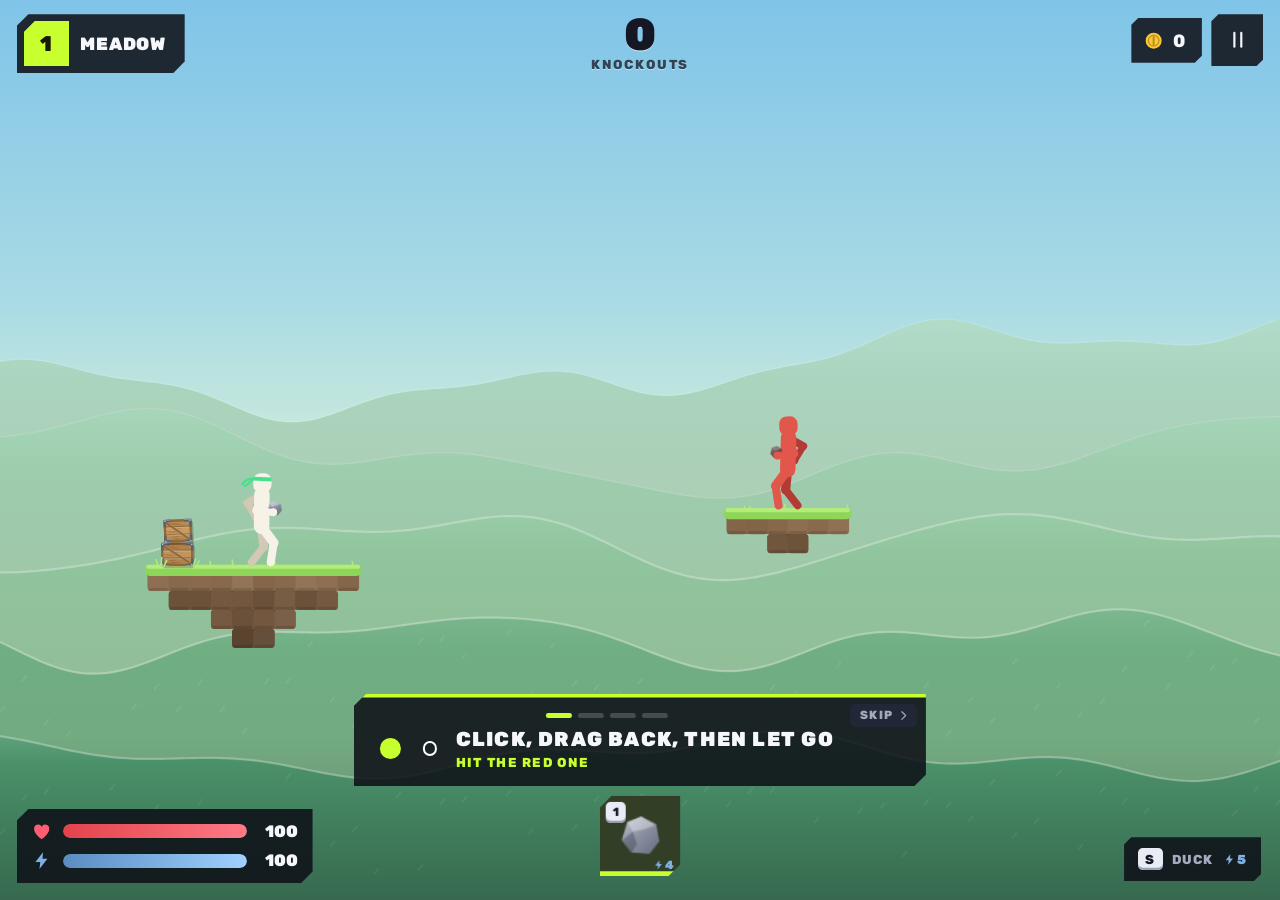
<file: index.html>
<!DOCTYPE html>
<html lang="en">
<head>
  <meta charset="utf-8">
  <meta name="viewport" content="width=device-width, initial-scale=1, maximum-scale=1, user-scalable=no, viewport-fit=cover">
  <meta name="theme-color" content="#0c0e15">
  <meta name="description" content="Rag Toss - a ragdoll throwing duel. Pull back, let go and fling rubber chickens, anvils, beehives and dozens of other things at an endless parade of ragdolls on floating islands.">
  <title>Rag Toss</title>
  <link rel="stylesheet" href="css/style.css?v=60">
  <script src="https://sdk.crazygames.com/crazygames-sdk-v3.js"></script>
</head>
<body>
  <canvas id="stage" aria-label="Game"></canvas>

  <!-- =============================== HUD =============================== -->
  <div id="hud" class="hidden">
    <div class="stage-chip" id="stageChip">
      <span class="chip-num" id="chipNum">1</span>
      <div class="chip-body">
        <b id="chipTitle">MEADOW</b>
      </div>
    </div>
    <div class="hud-mid" id="hudMid">
      <b id="hudKos">0</b>
      <span>KNOCKOUTS</span>
      <em id="hudBest" class="hidden"></em>
    </div>
    <div class="combo hidden" id="combo"><b id="comboNum">x2</b><span>STREAK</span><em id="comboBonus">+20% COINS</em><i class="pips" id="comboPips"></i></div>
    <div class="bounty hidden" id="bounty"></div>
    <div class="fever hidden" id="fever"><div class="fv-top"><b>FRENZY</b><span>FREE THROWS · DOUBLE COINS</span></div><div class="fv-track"><i id="feverFill"></i></div></div>
    <div class="fever stand hidden" id="stand"><div class="fv-top"><b>LAST STAND</b><span>LAND A HIT</span></div><div class="fv-track"><i id="standFill"></i></div></div>
    <div class="bossbar hidden" id="bossBar">
      <div class="boss-top"><span class="ic" data-icon="crown"></span><b id="bossName">BOSS</b></div>
      <div class="boss-track"><div class="boss-fill" id="bossFill"></div></div>
    </div>
    <div class="hud-right">
      <div class="pill" id="coinPill"><span class="ic coin" data-icon="coin"></span><b id="hudCoins">0</b></div>
      <button class="round" id="btnPause" aria-label="Pause"><span class="ic" data-icon="pause"></span></button>
    </div>

    <div class="banner hidden" id="banner"><b id="bannerText">STAGE 1</b><span id="bannerSub"></span></div>

    <div class="vitals" id="vitals">
      <div class="vital hp"><span class="ic" data-icon="heart"></span><div class="track"><i id="hpFill"></i></div><b id="hpNum">100</b></div>
      <div class="vital sta" id="staRow"><span class="ic" data-icon="bolt"></span><div class="track"><i id="staFill"></i></div><b id="staNum">100</b></div>
      <div class="perk-chips" id="perkRow"></div>
    </div>

    <div class="slots" id="slots"></div>

    <div class="duckhint" id="duckHint"><kbd id="duckKey">S</kbd><span>DUCK</span><em><span class="ic" data-icon="bolt"></span>5</em></div>
    <button class="tb tb-duck" id="btnDuck"><span class="ic" data-icon="duck"></span><small>DUCK</small></button>

    <div class="coach hidden" id="coach">
      <div class="tut-dots hidden" id="tutDots"></div>
      <div class="coach-row"><div class="coach-vis" id="coachVis"></div><div class="coach-txt"><p id="coachText"></p><small id="coachSub"></small></div></div>
      <button class="tut-skip hidden" id="tutSkip">SKIP<span class="ic" data-icon="next"></span></button>
    </div>
  </div>

  <!-- =============================== HOME =============================== -->
  <section id="home" class="screen">
    <div class="home-panel">
      <h1 class="title" aria-label="Rag Toss"><span class="t1" aria-hidden="true"><i style="--i:0">R</i><i style="--i:1">A</i><i style="--i:2">G</i></span><span class="t2" aria-hidden="true"><i>TOSS</i></span></h1>
      <div class="home-menu">
        <button class="btn primary big" id="btnPlay"><span class="ic" data-icon="play"></span><span class="bt"><b id="playTitle">PLAY</b><small id="playSub">HOW FAR CAN YOU GET?</small></span></button>
        <button class="btn small newrun hidden" id="btnNew"><span class="ic" data-icon="restart"></span><b>START A NEW RUN</b></button>
        <div class="btn-row duo">
          <button class="btn mode" id="btnShop"><span class="ic" data-icon="bag"></span><span class="bt"><b>STUFF</b><small id="shopSub">1 / 18 FOUND</small></span><i class="dot hidden" id="shopDot"></i></button>
          <button class="btn mode" id="btnUpgrades"><span class="ic" data-icon="up"></span><span class="bt"><b>UPGRADES</b><small id="upSub"></small></span><i class="dot hidden" id="upDot"></i></button>
        </div>
        <div class="btn-row duo">
          <button class="btn tile" id="btnMissions"><span class="ic" data-icon="scroll"></span><b>MISSIONS</b><i class="dot hidden" id="missionDot"></i></button>
          <button class="btn tile" id="btnRank"><span class="ic" data-icon="trophy"></span><b>RANK</b></button>
        </div>
      </div>
      <div class="home-bag">
        <div class="bag-head"><span>YOUR BAG</span><button class="btn small" id="btnBag"><b>CHANGE</b></button></div>
        <div class="bag-row" id="homeBag"></div>
      </div>
      <div class="rank-strip" id="rankStrip"></div>
    </div>
    <div class="corner tr">
      <div class="pill"><span class="ic" data-icon="skull"></span><b id="homeBest">BEST 0</b></div>
      <div class="pill"><span class="ic coin" data-icon="coin"></span><b class="coin-val">0</b></div>
      <button class="round" id="btnSettings" aria-label="Settings"><span class="ic" data-icon="gear"></span></button>
    </div>
    <div class="home-hint" id="homeHint"></div>
    <button class="legal home-legal" id="btnPrivacy">PRIVACY</button>
  </section>

  <!-- =============================== STUFF ============================== -->
  <section id="shop" class="screen hidden">
    <header class="bar">
      <button class="round" data-back aria-label="Back"><span class="ic" data-icon="back"></span></button>
      <nav class="seg" id="shopTabs"><button data-tab="items" class="active">THROWABLES</button><button data-tab="chars">CHARACTERS</button></nav>
      <div class="pill"><span class="ic coin" data-icon="coin"></span><b class="coin-val">0</b></div>
    </header>
    <div class="shop">
      <div class="shop-side card">
        <div class="shop-preview" id="shopPreview"></div>
        <div class="preview-info" id="shopInfo"></div>
      </div>
      <div class="shop-main">
        <div class="bag-edit card">
          <span class="bag-label">YOUR BAG</span>
          <div class="bag-row" id="shopBag"></div>
          <small id="bagHint"></small>
        </div>
        <div class="shop-grid card" id="shopGrid"></div>
      </div>
    </div>
  </section>

  <!-- ============================= UPGRADES ============================= -->
  <section id="upgrades" class="screen hidden">
    <header class="bar">
      <button class="round" data-back aria-label="Back"><span class="ic" data-icon="back"></span></button>
      <h2>UPGRADES</h2>
      <div class="pill"><span class="ic coin" data-icon="coin"></span><b class="coin-val">0</b></div>
    </header>
    <div class="up-list" id="upList"></div>
  </section>

  <!-- ============================= LOADOUT ============================= -->
  <section id="loadout" class="screen hidden">
    <header class="bar">
      <button class="round" data-back aria-label="Back"><span class="ic" data-icon="back"></span></button>
      <h2>LOADOUT</h2>
      <div class="pill"><span class="ic coin" data-icon="coin"></span><b class="coin-val">0</b></div>
    </header>
    <div class="lo" id="loRoot"></div>
  </section>

  <!-- ============================== PREVIEW ============================== -->
  <div id="preview" class="hidden">
    <div class="pvbar">
      <div class="pv-info"><div class="pv-head"><b id="pvName"></b><span class="tag" id="pvTag"></span></div><p id="pvDesc"></p></div>
      <div class="pv-btns"><button class="btn" id="pvAgain"><span class="ic" data-icon="restart"></span><b>THROW AGAIN</b></button><button class="btn primary" id="pvBack"><b>BACK</b></button></div>
    </div>
  </div>

  <div id="modal" class="modal hidden"><div class="sheet" id="sheet"></div></div>
  <div id="toasts"></div>
  <div id="turn" class="hidden" role="dialog" aria-label="Turn your phone">
    <div class="turn-box"><span class="ic turn-ic" data-icon="rotate"></span><h2>TURN YOUR PHONE</h2><p>RAG TOSS PLAYS SIDEWAYS</p><button class="btn" id="btnTurnAnyway"><b>PLAY ANYWAY</b></button></div>
  </div>

  <script src="js/util.js?v=3"></script>
  <script src="js/platform.js?v=3"></script>
  <script src="js/audio.js?v=9"></script>
  <script src="js/data.js?v=19"></script>
  <script src="js/progress.js?v=7"></script>
  <script src="js/items.js?v=14"></script>
  <script src="js/world.js?v=3"></script>
  <script src="js/ragdoll.js?v=13"></script>
  <script src="js/fx.js?v=6"></script>
  <script src="js/game.js?v=68"></script>
  <script src="js/icons.js?v=44"></script>
  <script src="js/ui.js?v=71"></script>
  <script src="js/main.js?v=63"></script>
</body>
</html>
</file>
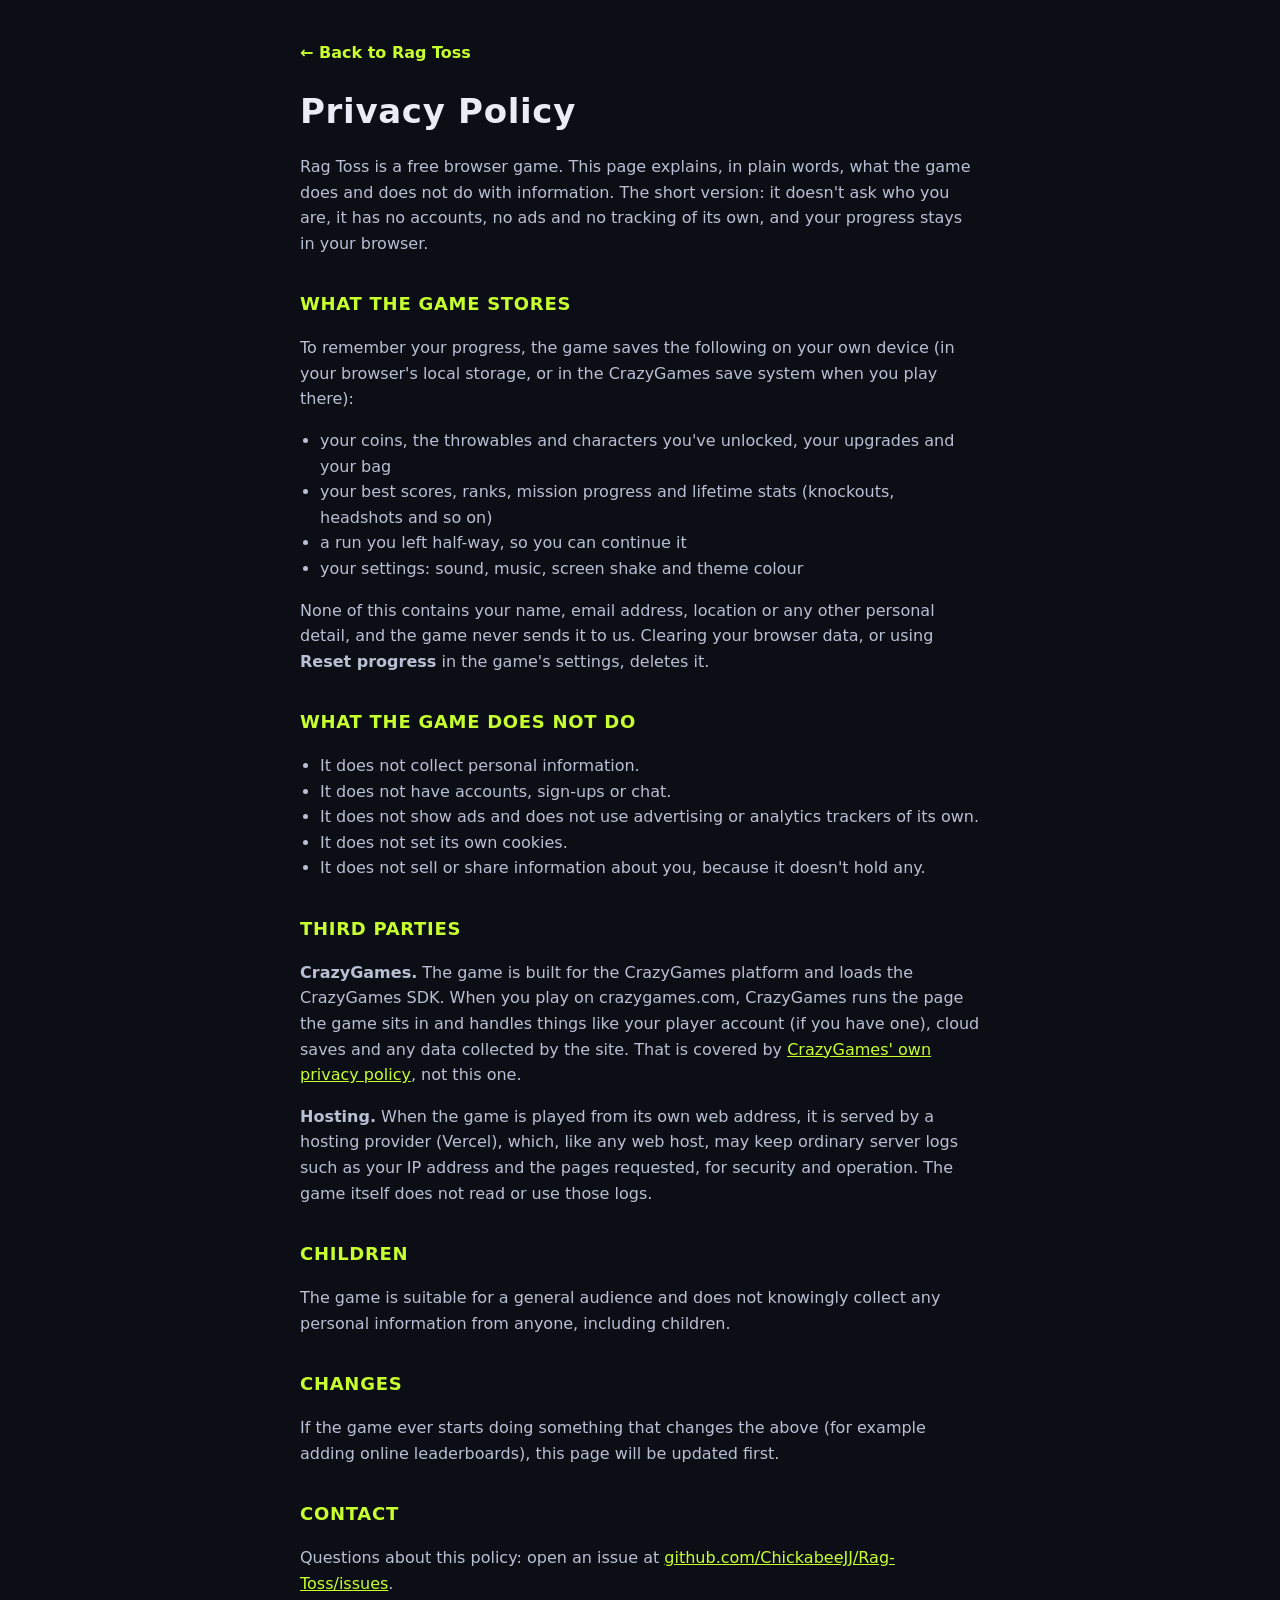
<file: privacy.html>
<!DOCTYPE html>
<html lang="en">
<head>
  <meta charset="utf-8">
  <meta name="viewport" content="width=device-width, initial-scale=1">
  <meta name="theme-color" content="#0c0e15">
  <title>Rag Toss - Privacy Policy</title>
  <style>
    :root { color-scheme: dark; }
    * { box-sizing: border-box; }
    body { margin: 0; background: #0c0e15; color: #e9ecf5; font: 16px/1.6 'Rubik', system-ui, -apple-system, 'Segoe UI', sans-serif; }
    main { max-width: 720px; margin: 0 auto; padding: 40px 20px 72px; }
    h1 { margin: 0 0 4px; font-size: 34px; letter-spacing: 0.02em; }
    h2 { margin: 34px 0 6px; font-size: 18px; letter-spacing: 0.04em; text-transform: uppercase; color: #c8ff2e; }
    p, li { color: #b9c0d4; }
    ul { padding-left: 20px; }
    .date { color: #8b93a8; font-size: 14px; }
    a { color: #c8ff2e; }
    .back { display: inline-block; margin-bottom: 18px; font-weight: 700; text-decoration: none; }
  </style>
</head>
<body>
<main>
  <a class="back" href="./">&larr; Back to Rag Toss</a>
  <h1>Privacy Policy</h1>

  <p>Rag Toss is a free browser game. This page explains, in plain words, what the game does and does not do with information. The short version: it doesn't ask who you are, it has no accounts, no ads and no tracking of its own, and your progress stays in your browser.</p>

  <h2>What the game stores</h2>
  <p>To remember your progress, the game saves the following on your own device (in your browser's local storage, or in the CrazyGames save system when you play there):</p>
  <ul>
    <li>your coins, the throwables and characters you've unlocked, your upgrades and your bag</li>
    <li>your best scores, ranks, mission progress and lifetime stats (knockouts, headshots and so on)</li>
    <li>a run you left half-way, so you can continue it</li>
    <li>your settings: sound, music, screen shake and theme colour</li>
  </ul>
  <p>None of this contains your name, email address, location or any other personal detail, and the game never sends it to us. Clearing your browser data, or using <b>Reset progress</b> in the game's settings, deletes it.</p>

  <h2>What the game does not do</h2>
  <ul>
    <li>It does not collect personal information.</li>
    <li>It does not have accounts, sign-ups or chat.</li>
    <li>It does not show ads and does not use advertising or analytics trackers of its own.</li>
    <li>It does not set its own cookies.</li>
    <li>It does not sell or share information about you, because it doesn't hold any.</li>
  </ul>

  <h2>Third parties</h2>
  <p><b>CrazyGames.</b> The game is built for the CrazyGames platform and loads the CrazyGames SDK. When you play on crazygames.com, CrazyGames runs the page the game sits in and handles things like your player account (if you have one), cloud saves and any data collected by the site. That is covered by <a href="https://www.crazygames.com/privacy" rel="noopener" target="_blank">CrazyGames' own privacy policy</a>, not this one.</p>
  <p><b>Hosting.</b> When the game is played from its own web address, it is served by a hosting provider (Vercel), which, like any web host, may keep ordinary server logs such as your IP address and the pages requested, for security and operation. The game itself does not read or use those logs.</p>

  <h2>Children</h2>
  <p>The game is suitable for a general audience and does not knowingly collect any personal information from anyone, including children.</p>

  <h2>Changes</h2>
  <p>If the game ever starts doing something that changes the above (for example adding online leaderboards), this page will be updated first.</p>

  <h2>Contact</h2>
  <p>Questions about this policy: open an issue at <a href="https://github.com/ChickabeeJJ/Rag-Toss/issues" rel="noopener" target="_blank">github.com/ChickabeeJJ/Rag-Toss/issues</a>.</p>
</main>
</body>
</html>
</file>
<file: css/style.css>
/* =========================================================================
   Rag Toss UI: the Element Rag / Slo-Mo look. Flat ink panels with cut
   corners, one warm accent, solid high-contrast buttons, keycaps for
   controls. Rubik throughout.
   ========================================================================= */

@font-face { font-family: 'Rubik'; src: url('../assets/fonts/rubik.woff2') format('woff2'); font-weight: 300 900; font-display: swap; }

:root {
  --ink: #0c0e15;
  --ink-2: #161a25;
  --ink-3: #222737;
  --ink-4: #2e3447;
  --panel: rgba(13, 15, 23, 0.86);
  --line: rgba(255, 255, 255, 0.12);
  --text: #f6f7fb;
  --muted: #a4abbf;
  --acc: #c8ff2e;
  --acc-hi: #dcff70;
  --acc-ink: #141c00;
  --acc-rgb: 200, 255, 46;
  --acc-dim: #232b12;
  --blue: #7fb0e2;
  --red: #e2434b;
  --green: #45e08a;
  --gold: #ffc933;
  --font: 'Rubik', system-ui, -apple-system, 'Segoe UI', sans-serif;
  --safe-t: env(safe-area-inset-top, 0px);
  --safe-b: env(safe-area-inset-bottom, 0px);
  --safe-l: env(safe-area-inset-left, 0px);
  --safe-r: env(safe-area-inset-right, 0px);
  --cut-s: polygon(6px 0, 100% 0, 100% calc(100% - 6px), calc(100% - 6px) 100%, 0 100%, 0 6px);
  --cut-m: polygon(10px 0, 100% 0, 100% calc(100% - 10px), calc(100% - 10px) 100%, 0 100%, 0 10px);
  --cut-l: polygon(16px 0, 100% 0, 100% calc(100% - 16px), calc(100% - 16px) 100%, 0 100%, 0 16px);
  --ui: 1;
}

* { box-sizing: border-box; -webkit-tap-highlight-color: transparent; }
html, body { margin: 0; height: 100%; overflow: hidden; background: #7fc4e8; color: var(--text); font-family: var(--font); font-weight: 600; }
body { user-select: none; -webkit-user-select: none; touch-action: none; overscroll-behavior: none; }
canvas#stage { position: fixed; inset: 0; display: block; touch-action: none; }
body.playing canvas#stage { cursor: grab; }
body.playing canvas#stage:active { cursor: grabbing; }
button { font: inherit; color: inherit; border: 0; background: none; cursor: pointer; padding: 0; }
button:focus-visible { outline: 3px solid var(--acc); outline-offset: -3px; }
#hud button:focus, #hud button:focus-visible { outline: none; }   /* nothing in the HUD takes keyboard focus: the keys belong to the game */
b, h1, h2, h3, h4, p, em, u { margin: 0; font-weight: inherit; font-style: normal; text-decoration: none; }
.hidden { display: none !important; }
.ic { display: inline-flex; width: 1.2em; height: 1.2em; flex: none; }
.ic svg { width: 100%; height: 100%; display: block; }
.ic.coin { color: var(--gold); }

/* --------------------------------------------------------------- basics */
.btn {
  position: relative; display: inline-flex; flex-direction: column; align-items: center; justify-content: center; gap: 1px;
  min-height: 48px; padding: 8px 22px; max-width: 100%; clip-path: var(--cut-m);
  background: var(--ink-3); color: var(--text); box-shadow: inset 0 -3px 0 rgba(0, 0, 0, 0.28), inset 0 1px 0 rgba(255, 255, 255, 0.08);
  font-weight: 800; font-size: 16px; line-height: 1.1; letter-spacing: 0.04em; text-transform: uppercase;
  transition: background 0.12s, transform 0.08s, filter 0.12s;
}
.btn:hover { background: var(--ink-4); filter: drop-shadow(0 0 7px rgba(var(--acc-rgb), 0.3)); }
.btn:active { transform: translateY(1px) scale(0.98); }
.btn b { white-space: nowrap; display: inline-flex; align-items: center; gap: 6px; }
.btn small { font-weight: 600; font-size: 12px; letter-spacing: 0.03em; color: var(--muted); white-space: nowrap; }
.btn.primary { background: var(--acc); color: var(--acc-ink); }
.btn.primary:hover { background: var(--acc-hi); }
.btn.primary small { color: rgba(31, 17, 4, 0.72); }
.btn.big { min-height: 64px; font-size: 28px; flex-direction: row; gap: 14px; }
.btn.big .ic { width: 26px; height: 26px; }
.btn.big .bt { display: flex; flex-direction: column; align-items: flex-start; }
.btn.small { min-height: 34px; padding: 5px 14px; font-size: 12px; clip-path: var(--cut-s); }
/* outlined button: the outline is a second clipped layer, so it follows the slanted corners instead of being cut off by them */
.btn.danger { isolation: isolate; background: rgba(226, 67, 75, 0.5); color: #ff8a94; box-shadow: none; }
.btn.danger::before { content: ''; position: absolute; inset: 2px; z-index: -1; background: var(--ink); clip-path: polygon(8px 0, 100% 0, 100% calc(100% - 8px), calc(100% - 8px) 100%, 0 100%, 0 8px); transition: background 0.12s; }
.btn.danger:hover { filter: none; }
.btn.danger:hover::before { background: #2a141a; }
.btn[disabled] { opacity: 0.45; cursor: default; filter: none; }
.btn .ic { width: 20px; height: 20px; }
.btn.mode { flex-direction: row; gap: 10px; justify-content: flex-start; padding-left: 16px; }
.btn.mode .ic { color: var(--acc); }
.btn.mode .bt { display: flex; flex-direction: column; align-items: flex-start; }
.btn.tile { min-height: 54px; gap: 10px; flex-direction: row; justify-content: flex-start; padding-left: 18px; }
.btn.tile .ic { width: 22px; height: 22px; color: var(--acc); }
.btn .dot { position: absolute; top: 8px; right: 10px; width: 9px; height: 9px; border-radius: 50%; background: var(--green); box-shadow: 0 0 0 3px rgba(69, 224, 138, 0.25); }

.round { width: 44px; height: 44px; display: grid; place-items: center; flex: none; clip-path: var(--cut-s); background: var(--ink-3); color: var(--text); transition: background 0.12s; }
.round:hover { background: var(--ink-4); }
.round .ic { width: 20px; height: 20px; }

.pill { display: inline-flex; align-items: center; gap: 7px; height: 38px; padding: 0 14px 0 10px; clip-path: var(--cut-s); background: var(--panel); font-weight: 800; font-size: 15px; letter-spacing: 0.03em; white-space: nowrap; }
.pill .ic { width: 18px; height: 18px; }

.card { background: var(--panel); clip-path: var(--cut-l); }
kbd { display: inline-block; font-family: var(--font); font-weight: 800; font-size: 11px; line-height: 1; padding: 4px 6px; border-radius: 4px; background: #e9ecf4; color: #141824; box-shadow: inset 0 -2px 0 #9ba3b8; white-space: nowrap; }
kbd.big { font-size: 18px; padding: 9px 12px; border-radius: 6px; box-shadow: inset 0 -3px 0 #9ba3b8; }
.tag { font-size: 10px; font-weight: 900; letter-spacing: 0.06em; color: var(--acc-ink); background: var(--acc); padding: 2px 6px; border-radius: 3px; white-space: nowrap; }

@keyframes fade { from { opacity: 0; } to { opacity: 1; } }
@keyframes pop { from { opacity: 0; transform: translateY(10px) scale(0.97); } to { opacity: 1; transform: none; } }
@keyframes nudge { 0%, 100% { transform: none; } 50% { transform: translateY(-2px); } }
@keyframes comboPop { 0% { transform: scale(1.6); } 100% { transform: scale(1); } }
@keyframes slideUp { from { opacity: 0; transform: translateY(14px); } to { opacity: 1; transform: none; } }
@keyframes bump { 0% { transform: translateX(-50%) scale(1.25); } 100% { transform: translateX(-50%) scale(1); } }
@keyframes bannerIn { 0% { opacity: 0; transform: translateX(-50%) scale(1.3); } 12% { opacity: 1; transform: translateX(-50%) scale(1); } 82% { opacity: 1; } 100% { opacity: 0; transform: translateX(-50%) translateY(-10px); } }
@keyframes pulse { 0%, 100% { opacity: 1; } 50% { opacity: 0.45; } }

/* -------------------------------------------------------------- screens */
.screen { position: fixed; inset: 0; z-index: 10; overflow-y: auto; overflow-x: hidden; touch-action: pan-y; padding: calc(14px + var(--safe-t)) calc(16px + var(--safe-r)) calc(16px + var(--safe-b)) calc(16px + var(--safe-l)); animation: fade 0.2s ease; }
.screen:not(#home) { background: linear-gradient(180deg, rgba(10, 12, 18, 0.84), rgba(10, 12, 18, 0.95)); }
.bar { display: flex; align-items: center; gap: 12px; max-width: 1100px; margin: 0 auto 14px; }
.bar h2 { margin-right: auto; font-weight: 900; font-size: 24px; letter-spacing: 0.03em; }
.corner { position: absolute; top: calc(14px + var(--safe-t)); display: flex; align-items: center; gap: 8px; }
.corner.tr { right: calc(16px + var(--safe-r)); }
.screen > *, .modal .sheet, #toasts, #hud > *, #turn > div { zoom: var(--ui); }
/* upright phones: a see-through screen over everything asking to turn the phone */
#turn { position: fixed; inset: 0; z-index: 60; display: flex; align-items: center; justify-content: center; padding: 24px; background: rgba(6, 8, 12, 0.78); backdrop-filter: blur(3px); -webkit-backdrop-filter: blur(3px); animation: fade 0.2s ease; }
.turn-box { display: flex; flex-direction: column; align-items: center; gap: 10px; text-align: center; }
.turn-ic { width: 84px; height: 84px; color: var(--acc); animation: turnHint 2.4s ease-in-out infinite; }
@keyframes turnHint { 0%, 20% { transform: rotate(-90deg); } 50%, 85% { transform: rotate(0deg); } 100% { transform: rotate(-90deg); } }
#turn h2 { margin-top: 8px; font-size: 34px; font-weight: 900; letter-spacing: 0.02em; color: #fff; }
#turn p { font-weight: 800; font-size: 13px; letter-spacing: 0.12em; color: var(--muted); }
#turn .btn { margin-top: 26px; padding: 12px 26px; font-size: 14px; }

/* ----------------------------------------------------------------- home */
#home { overflow: hidden; pointer-events: none; }
#home > * { pointer-events: auto; }
.home-panel {
  position: absolute; left: 0; top: 0; bottom: 0; isolation: isolate;
  width: min(calc(450px + var(--safe-l)), 80vw);
  padding: calc(20px + var(--safe-t)) 34px calc(20px + var(--safe-b)) calc(36px + var(--safe-l));
  background: rgba(9, 11, 17, 0.97);
  display: flex; flex-direction: column; justify-content: center; gap: 16px; animation: fade 0.3s ease;
  overflow-x: hidden;                                               /* the logo's tilt and toss never give it a sideways scrollbar */
}
.home-panel::after {
  content: ''; position: absolute; top: 0; bottom: 0; left: 100%; width: clamp(160px, 22vw, 380px); pointer-events: none; z-index: -1;
  background: linear-gradient(90deg, rgba(9, 11, 17, 0.97) 0%, rgba(9, 11, 17, 0.8) 25%, rgba(9, 11, 17, 0.45) 55%, rgba(9, 11, 17, 0.15) 82%, rgba(9, 11, 17, 0) 100%);
}
.title { display: flex; align-items: flex-end; gap: 10px; line-height: 0.9; font-weight: 900; letter-spacing: -0.01em; }
.title .t1 { font-size: 76px; color: #fff; display: inline-flex; }
/* RAG drops in letter by letter, then hops each time TOSS lands */
.title .t1 i {
  display: inline-block; font-style: normal;
  animation: letterIn 0.6s cubic-bezier(0.2, 1.5, 0.4, 1) backwards, letterHop 6s ease-in-out infinite;
  animation-delay: calc(var(--i) * 80ms), calc(4.55s + var(--i) * 60ms);
}
.title .t2 {
  padding: 2px 22px 4px 20px; font-size: 70px; color: var(--acc-ink); background: var(--acc);
  clip-path: polygon(10px 0, calc(100% - 14px) 0, calc(100% - 2px) calc(100% - 10px), calc(100% - 10px) 100%, 14px 100%, 2px 10px);
  transform: rotate(-3deg) translateY(-2px);
  /* slides in, then every few seconds gets tossed up, spins once and lands with a squash */
  animation: tagIn 0.7s cubic-bezier(0.2, 1.3, 0.4, 1) 0.25s backwards, tagToss 6s ease-in-out 2s infinite;
}
.title .t2 i { display: inline-block; font-style: normal; transform: skewX(-8deg); }
@keyframes letterIn { from { opacity: 0; transform: translateY(-46px) rotate(-14deg); } to { opacity: 1; transform: none; } }
@keyframes letterHop { 0%, 8%, 100% { transform: none; } 3% { transform: translateY(-9px) rotate(-3deg); } }
@keyframes tagIn { from { opacity: 0; transform: translateX(70px) rotate(10deg); } to { opacity: 1; transform: rotate(-3deg) translateY(-2px); } }
@keyframes tagToss {
  0%, 100% { transform: rotate(-3deg) translateY(-2px); }
  6% { transform: rotate(-3deg) translateY(2px) scale(1.05, 0.9); }
  20% { transform: perspective(700px) rotate(-6deg) translateY(-34px) rotateX(-180deg) scale(1.03); }
  36% { transform: perspective(700px) rotate(-3deg) translateY(-2px) rotateX(-360deg); }
  40% { transform: rotate(-3deg) translateY(3px) scale(1.07, 0.88); }
  46% { transform: rotate(-3deg) translateY(-3px) scale(0.99, 1.02); }
  54% { transform: rotate(-3deg) translateY(-2px); }
}

.home-menu { display: flex; flex-direction: column; gap: 8px; }
.home-menu .btn.big { min-height: 72px; font-size: 32px; justify-content: flex-start; padding-left: 24px; text-align: left; }
.btn-row { display: flex; gap: 8px; }
.btn-row .btn { flex: 1; min-width: 0; padding: 8px 6px 8px 14px; font-size: 14px; min-height: 60px; }
.btn-row .btn.tile { min-height: 50px; }
.home-bag { display: flex; flex-direction: column; gap: 8px; }
.bag-head { display: flex; align-items: center; justify-content: space-between; font-weight: 800; font-size: 11px; letter-spacing: 0.12em; color: var(--muted); }
.bag-row { display: flex; gap: 8px; }
.slot { position: relative; width: 62px; height: 62px; display: grid; place-items: center; clip-path: var(--cut-s); background: var(--ink-3); transition: background 0.12s, transform 0.08s; }
.slot:hover { background: var(--ink-4); }
.slot:active { transform: scale(0.96); }
.slot.empty { background: rgba(255, 255, 255, 0.07); }
.slot .plus { font-weight: 900; font-size: 24px; color: rgba(255, 255, 255, 0.25); }
.slot kbd { position: absolute; left: 4px; top: 4px; font-size: 9px; padding: 3px 4px; }
.slot { isolation: isolate; }
.slot.sel { background: var(--acc); }
.slot.sel::before, .bag-row.swap .slot::before { content: ''; position: absolute; inset: 2px; z-index: -1; background: var(--acc-dim); clip-path: polygon(5px 0, 100% 0, 100% calc(100% - 5px), calc(100% - 5px) 100%, 0 100%, 0 5px); }
.bag-row.swap .slot { background: var(--acc); animation: pulse 1.1s ease-in-out infinite; }
.bag-row.swap .slot::before { background: var(--ink-3); }
.rank-strip { display: flex; flex-direction: column; gap: 6px; }
.rk-top { display: flex; justify-content: space-between; align-items: baseline; font-size: 11px; letter-spacing: 0.1em; }
.rk-top b { font-weight: 900; color: var(--acc); }
.rk-top span { font-weight: 700; color: var(--muted); }
.rk-track, .bar-track { height: 6px; border-radius: 3px; background: rgba(255, 255, 255, 0.1); overflow: hidden; }
.rk-track i, .bar-track i { display: block; height: 100%; background: var(--acc); border-radius: 3px; }
.bar-track.big { height: 10px; border-radius: 5px; }
.home-hint { position: absolute; right: calc(24px + var(--safe-r)); bottom: calc(20px + var(--safe-b)); display: flex; gap: 14px; flex-wrap: wrap; justify-content: flex-end; max-width: 50vw; font-weight: 800; font-size: 12px; color: #fff; letter-spacing: 0.05em; padding: 8px 12px; clip-path: var(--cut-s); background: rgba(13, 15, 23, 0.6); }
.home-hint span { display: inline-flex; gap: 5px; align-items: center; }

/* ----------------------------------------------------------------- shop */
.shop { max-width: 1100px; margin: 0 auto; display: grid; grid-template-columns: 300px 1fr; gap: 14px; align-items: start; }
.shop-side { padding: 14px; display: flex; flex-direction: column; gap: 12px; position: sticky; top: 0; }
.shop-preview { display: grid; place-items: center; aspect-ratio: 1.25; border-radius: 6px; background: radial-gradient(circle at 50% 40%, #39405a, #1a1e2c); }
.preview-info { display: flex; flex-direction: column; gap: 10px; }
.pv-head { display: flex; align-items: center; gap: 8px; flex-wrap: wrap; }
.pv-head b { font-weight: 900; font-size: 21px; letter-spacing: 0.03em; }
.preview-info p { font-weight: 600; font-size: 13px; color: #c9cfdf; line-height: 1.45; min-height: 3.6em; }
.stats { display: grid; grid-template-columns: auto 1fr; gap: 6px 10px; align-items: center; font-size: 10px; font-weight: 800; letter-spacing: 0.08em; color: var(--muted); }
.stats i { display: block; height: 6px; border-radius: 3px; background: rgba(255, 255, 255, 0.1); overflow: hidden; }
.stats i::after { content: ''; display: block; height: 100%; width: var(--v); background: var(--acc); }
.note { font-weight: 800; font-size: 11px; letter-spacing: 0.06em; color: var(--muted); padding: 12px; text-align: center; border-radius: 6px; background: var(--ink-2); }
.note.hi { color: var(--acc); animation: pulse 1.4s ease-in-out infinite; }
.shop-main { display: flex; flex-direction: column; gap: 12px; min-width: 0; }
.bag-edit { display: flex; align-items: center; gap: 14px; padding: 12px 16px; flex-wrap: wrap; }
.bag-label { font-weight: 900; font-size: 12px; letter-spacing: 0.12em; color: var(--muted); }
.bag-edit small { font-weight: 800; font-size: 11px; letter-spacing: 0.06em; color: var(--muted); }
.shop-grid { padding: 14px; display: grid; grid-template-columns: repeat(auto-fill, minmax(118px, 1fr)); gap: 8px; }
.item { position: relative; display: flex; flex-direction: column; align-items: center; gap: 4px; padding: 14px 6px 12px; clip-path: var(--cut-m); background: var(--ink-3); transition: background 0.12s; isolation: isolate; }
.shop-grid.intro .item { animation: slideUp 0.22s ease backwards; }
.item .bagtag { position: absolute; top: 6px; right: 8px; min-width: 18px; height: 18px; display: grid; place-items: center; border-radius: 4px; background: var(--acc); color: var(--acc-ink); font-style: normal; font-weight: 900; font-size: 11px; }
.item.inbag:not(.sel) { background: var(--acc-dim); }
.item:hover { background: var(--ink-4); }
.item.sel { background: var(--acc); }
.item.sel::before { content: ''; position: absolute; inset: 2px; z-index: -1; background: var(--acc-dim); clip-path: polygon(9px 0, 100% 0, 100% calc(100% - 9px), calc(100% - 9px) 100%, 0 100%, 0 9px); }
.item.locked canvas { filter: saturate(0.5) brightness(0.8); }
.item b { font-weight: 800; font-size: 12px; letter-spacing: 0.02em; text-transform: uppercase; text-align: center; line-height: 1.15; }
.item small { display: inline-flex; gap: 4px; align-items: center; font-weight: 800; font-size: 12px; color: var(--gold); }
.item small .ic { width: 13px; height: 13px; }
.item small.own { color: var(--green); font-size: 10px; letter-spacing: 0.06em; }
.item small.eq { color: var(--acc); font-size: 10px; letter-spacing: 0.06em; }
.item small.poor { color: var(--muted); }
.item small.poor .ic { color: var(--muted); }

/* ------------------------------------------------------------- upgrades */
.up-list { max-width: 820px; margin: 0 auto; display: grid; grid-template-columns: 1fr 1fr; gap: 10px; }
.up { display: flex; align-items: center; gap: 12px; padding: 12px 14px; }
.up-list.intro .up { animation: slideUp 0.22s ease backwards; }
.up-ic { width: 44px; height: 44px; display: grid; place-items: center; flex: none; border-radius: 50%; color: var(--acc); box-shadow: inset 0 0 0 1.5px rgba(var(--acc-rgb), 0.45); }
.up-ic .ic { width: 24px; height: 24px; }
.up-body { flex: 1; min-width: 0; display: flex; flex-direction: column; gap: 4px; }
.up-body b { font-weight: 900; font-size: 15px; letter-spacing: 0.04em; }
.up-body span { font-weight: 700; font-size: 11px; letter-spacing: 0.05em; color: var(--muted); }
.up-pips { display: flex; gap: 3px; }
.up-pips i { flex: 1; max-width: 18px; height: 5px; border-radius: 2px; background: rgba(255, 255, 255, 0.14); }
.up-pips i.on { background: var(--acc); }
.up .btn { min-width: 118px; min-height: 46px; padding: 6px 10px; font-size: 15px; }
.up .btn small { font-size: 9px; letter-spacing: 0.05em; }
.up .btn .ic { width: 16px; height: 16px; }
.up-max { min-width: 118px; text-align: center; font-weight: 900; font-size: 14px; letter-spacing: 0.1em; color: var(--green); }

/* ------------------------------------------------------------------ hud */
#hud { position: fixed; inset: 0; z-index: 5; pointer-events: none; }
body.result-open #hud { display: none; }
#hud button { pointer-events: auto; }
.stage-chip { position: absolute; top: calc(12px + var(--safe-t)); left: calc(14px + var(--safe-l)); display: flex; align-items: center; gap: 10px; padding: 6px 16px 6px 6px; clip-path: var(--cut-m); background: var(--panel); }
.chip-num { display: grid; place-items: center; min-width: 38px; height: 38px; padding: 0 6px; background: linear-gradient(135deg, transparent 6px, var(--acc) 6.8px); /* slanted corner as a gradient, not a clip-path: it renders the same at every zoom */ color: var(--acc-ink); font-weight: 900; font-size: 18px; }
.chip-body b { display: block; font-weight: 900; font-size: 15px; letter-spacing: 0.04em; white-space: nowrap; }
.chip-sub { display: flex; align-items: center; gap: 6px; margin-top: 3px; }
.dots { display: flex; gap: 3px; }
.dots i { width: 12px; height: 5px; border-radius: 2px; background: rgba(255, 255, 255, 0.18); }
.dots i.done { background: var(--green); }
.dots i.cur { background: var(--acc); }
.boss-ic { width: 14px; height: 14px; color: rgba(255, 255, 255, 0.25); }
.boss-ic.on { color: var(--red); animation: pulse 0.8s ease-in-out infinite; }
.hud-mid { position: absolute; top: calc(10px + var(--safe-t)); left: 50%; transform: translateX(-50%); display: flex; flex-direction: column; align-items: center; color: #151824; text-shadow: 0 1px 0 rgba(255, 255, 255, 0.6); }
.hud-mid.bump { animation: bump 0.25s ease; }
.hud-mid b { font-weight: 900; font-size: 38px; line-height: 1; letter-spacing: 0.02em; }
.hud-mid span { font-weight: 800; font-size: 11px; letter-spacing: 0.14em; opacity: 0.75; }
body.dark-sky .hud-mid { color: #fff; text-shadow: 0 1px 0 rgba(0, 0, 0, 0.6); }
.hud-right { position: absolute; top: calc(12px + var(--safe-t)); right: calc(14px + var(--safe-r)); display: flex; gap: 8px; align-items: center; }
.hud-right .round { background: var(--panel); }
.combo { position: absolute; top: calc(90px + var(--safe-t)); left: 50%; transform: translateX(-50%); display: flex; align-items: baseline; gap: 7px; padding: 5px 14px; clip-path: var(--cut-s); background: var(--panel); white-space: nowrap; }
.hud-mid em { font-style: normal; font-weight: 900; font-size: 10px; letter-spacing: 0.14em; margin-top: 3px; padding: 2px 8px; border-radius: 3px; background: rgba(12, 14, 21, 0.55); color: #fff; text-shadow: none; }
.hud-mid em.near { background: var(--acc); color: var(--acc-ink); animation: nearPulse 0.7s ease-in-out infinite alternate; }
.hud-mid em.beat { background: var(--gold); color: #2a1c00; }
@keyframes nearPulse { from { transform: scale(1); } to { transform: scale(1.1); } }
.combo .pips { display: inline-flex; gap: 3px; margin-left: 4px; align-self: center; }
.combo .pips u { width: 7px; height: 7px; border-radius: 50%; background: rgba(255, 255, 255, 0.16); transition: background 0.15s, transform 0.15s; }
.combo .pips u.on { background: var(--acc); transform: scale(1.15); }
body.frenzy .combo { box-shadow: none; background: #3a2208; }
#coinPill.ping { animation: pillPing 0.16s ease; }
@keyframes pillPing { 0% { transform: scale(1.14); filter: brightness(1.5); } 100% { transform: scale(1); filter: none; } }
.bounty { position: absolute; top: calc(66px + var(--safe-t)); left: calc(14px + var(--safe-l)); width: 226px; display: flex; flex-direction: column; gap: 3px; padding: 7px 12px 9px; clip-path: var(--cut-s); background: var(--panel); animation: pop 0.25s ease; }
.bounty small { font-weight: 800; font-size: 9px; letter-spacing: 0.18em; color: var(--gold); }
.bounty b { font-weight: 900; font-size: 12px; letter-spacing: 0.05em; line-height: 1.2; }
.bo-row { display: flex; align-items: center; gap: 8px; margin-top: 2px; }
.bo-track { flex: 1; height: 5px; border-radius: 3px; background: rgba(255, 255, 255, 0.12); overflow: hidden; }
.bo-track i { display: block; height: 100%; background: var(--gold); border-radius: 3px; transition: width 0.2s; }
.bo-row span { font-weight: 800; font-size: 10px; color: var(--muted); }
.bo-row em { font-style: normal; font-weight: 900; font-size: 11px; color: var(--gold); }
.bounty.done { background: #3a3008; } .bounty.done b { color: var(--gold); }
.fever { position: absolute; left: 50%; bottom: calc(104px + var(--safe-b)); transform: translateX(-50%); width: min(360px, 60vw); padding: 10px 22px 12px; clip-path: var(--cut-s); background: #3a2208; animation: pop 0.25s ease; }
.fv-top { display: flex; align-items: baseline; justify-content: space-between; gap: 10px; margin-bottom: 5px; }
.fv-top b { font-weight: 900; font-size: 17px; letter-spacing: 0.1em; color: #ff9a3c; }
.fv-top span { font-weight: 800; font-size: 9.5px; letter-spacing: 0.14em; color: #ffd9a0; white-space: nowrap; }
.fv-track { height: 6px; border-radius: 3px; background: rgba(255, 255, 255, 0.14); overflow: hidden; }
.fv-track i { display: block; height: 100%; background: #ff9a3c; transform-origin: 0 50%; border-radius: 3px; }
.fever.stand { background: #3a0d14; bottom: calc(160px + var(--safe-b)); }
.fever.stand b { color: #ff8a94; } .fever.stand span { color: #ffc6cb; } .fever.stand .fv-track i { background: #ff5d73; }
.tease { align-self: center; padding: 6px 14px; border-radius: 4px; background: var(--acc-dim); font-weight: 900; font-size: 11.5px; letter-spacing: 0.1em; color: var(--acc); text-align: center; animation: pop 0.3s ease 0.35s backwards; }
.rk-top b i, .mastery b i { font-style: normal; color: var(--gold); letter-spacing: 0.05em; margin-left: 4px; }
.mastery { display: flex; flex-direction: column; gap: 6px; margin: 2px 0 4px; }
.mastery .rk-track i, .mast .rk-track i { background: var(--gold); }
.combo b { font-weight: 900; font-size: 22px; color: var(--acc); animation: comboPop 0.2s ease; display: inline-block; }
.combo span { font-weight: 800; font-size: 11px; letter-spacing: 0.1em; color: var(--muted); }
.combo em { font-weight: 800; font-size: 11px; letter-spacing: 0.06em; color: var(--gold); }
.bossbar { position: absolute; top: calc(132px + var(--safe-t)); left: 50%; transform: translateX(-50%); width: min(460px, 60vw); padding: 8px 14px 10px; clip-path: var(--cut-m); background: var(--panel); animation: pop 0.25s ease; }
.boss-top { display: flex; align-items: center; gap: 8px; margin-bottom: 6px; }
.boss-top .ic { width: 18px; height: 18px; color: var(--gold); }
.boss-top b { font-weight: 900; font-size: 15px; letter-spacing: 0.06em; }
.boss-track { height: 10px; border-radius: 5px; background: rgba(255, 255, 255, 0.12); overflow: hidden; }
.boss-fill { height: 100%; background: linear-gradient(90deg, #e2434b, #ff8a5c); transform-origin: left; transition: transform 0.15s; }
.banner { position: absolute; top: calc(146px + var(--safe-t));   /* centred, under the knockout counter and streak */ left: 50%; transform: translateX(-50%); display: flex; flex-direction: column; align-items: center; gap: 2px; padding: 12px 36px 14px; clip-path: var(--cut-l); background: var(--panel); animation: bannerIn 2.2s ease forwards; white-space: nowrap; }
.banner b { font-weight: 900; font-size: 34px; letter-spacing: 0.06em; }
.banner span { font-weight: 800; font-size: 12px; letter-spacing: 0.16em; color: var(--acc); }
.banner.boss b { color: #ff8a94; }

.vitals { position: absolute; left: calc(14px + var(--safe-l)); bottom: calc(14px + var(--safe-b)); display: flex; flex-direction: column; gap: 7px; padding: 10px 12px; clip-path: var(--cut-m); background: var(--panel); min-width: 250px; }
.vital { display: flex; align-items: center; gap: 9px; }
.vital .ic { width: 18px; height: 18px; }
.vital.hp .ic { color: #ff5d73; }
.vital.sta .ic { color: var(--blue); }
.vital .track { position: relative; flex: 1; height: 12px; border-radius: 6px; background: rgba(255, 255, 255, 0.12); overflow: hidden; }
.vital .track i { position: absolute; inset: 0; transform-origin: left; border-radius: 6px; }
.vital.hp .track i { background: linear-gradient(90deg, #e2434b, #ff7a86); }
.vital.sta .track i { background: linear-gradient(90deg, #5a8cc2, #9fd0ff); }
.vital b { width: 34px; text-align: right; font-weight: 900; font-size: 14px; }
.vitals.low .vital.hp { animation: pulse 0.6s ease-in-out infinite; }
.vital.sta.short .track i { background: #7a8296; }
.vital.sta.flash { animation: pulse 0.16s linear 3; }
.vital.sta.flash .track { box-shadow: 0 0 0 2px #ff8a94; }
.perk-chips { display: flex; gap: 4px; flex-wrap: wrap; max-width: 250px; }
.perk-chips:empty { display: none; }
.perk-chips span { position: relative; display: grid; place-items: center; width: 24px; height: 24px; border-radius: 6px; color: var(--acc); box-shadow: inset 0 0 0 1px rgba(var(--acc-rgb), 0.4); }
.perk-chips span svg { width: 15px; height: 15px; }
.perk-chips span b { position: absolute; right: -3px; bottom: -4px; font-weight: 900; font-size: 9px; color: #fff; background: var(--ink); border-radius: 3px; padding: 0 3px; }

.slots { position: absolute; left: 50%; bottom: calc(14px + var(--safe-b)); transform: translateX(-50%); display: flex; gap: 8px; align-items: flex-end; }
.hslot { position: relative; width: 68px; height: 68px; display: grid; place-items: center; clip-path: var(--cut-m); background: var(--panel); transition: transform 0.1s, background 0.1s; }
.hslot canvas { transition: transform 0.1s; opacity: 0.75; }
.hslot.active { background: var(--acc-dim); transform: translateY(-6px); box-shadow: inset 0 -4px 0 var(--acc); }
.hslot.active canvas { opacity: 1; transform: scale(1.1); }
.hslot kbd { position: absolute; left: 5px; top: 5px; font-size: 10px; }
.hslot small { position: absolute; right: 5px; bottom: 4px; display: inline-flex; align-items: center; gap: 1px; font-weight: 900; font-size: 10px; color: var(--blue); }
.hslot small .ic { width: 10px; height: 10px; }
.hslot.bonus { background: #2c2440; }
.hslot.bonus.active { background: #43306a; box-shadow: inset 0 -4px 0 #b98cff; }
.hslot.bonus b { position: absolute; right: 6px; top: 5px; font-weight: 900; font-size: 13px; color: #fff; }
.hslot.bonus small { color: #d9c4ff; }

.duckhint em { display: inline-flex; align-items: center; gap: 1px; color: var(--blue); font-weight: 900; }
.duckhint em .ic { width: 11px; height: 11px; }
.duckhint { position: absolute; right: calc(16px + var(--safe-r)); bottom: calc(16px + var(--safe-b)); display: flex; align-items: center; gap: 8px; padding: 9px 12px; clip-path: var(--cut-s); background: var(--panel); font-weight: 800; font-size: 11px; letter-spacing: 0.08em; color: var(--muted); }
.tb { display: none; }
body.touch .duckhint, body.touch kbd { display: none; }
body.touch .tb-duck {
  display: flex; position: absolute; right: calc(22px + var(--safe-r)); bottom: calc(22px + var(--safe-b)); width: 84px; height: 84px; border-radius: 50%;
  flex-direction: column; align-items: center; justify-content: center; gap: 2px; background: rgba(20, 23, 31, 0.74); border: 1.5px solid rgba(255, 255, 255, 0.2); color: #fff;
}
.tb .ic { width: 30px; height: 30px; }
.tb small { font-weight: 800; font-size: 9px; letter-spacing: 0.12em; }
.tb.on { background: var(--acc); border-color: var(--acc); color: var(--acc-ink); transform: scale(0.94); }
body.touch .vitals { min-width: 190px; }
body.touch .slots { bottom: calc(10px + var(--safe-b)); }

.coach { position: absolute; left: 50%; top: auto; bottom: calc(96px + var(--safe-b));   /* just above the hotbar, below the islands */ transform: translateX(-50%); display: flex; flex-direction: column; align-items: center; gap: 8px; padding: 12px 22px 14px; clip-path: var(--cut-m); background: var(--panel); box-shadow: inset 0 3px 0 var(--acc); animation: pop 0.25s ease; white-space: nowrap; }
.coach-row { display: flex; align-items: center; gap: 14px; }
.coach-txt { display: flex; flex-direction: column; gap: 3px; }
.coach p { font-weight: 900; font-size: 17px; letter-spacing: 0.06em; }
.coach small { font-weight: 800; font-size: 11px; letter-spacing: 0.1em; color: var(--acc); }
.coach small:empty { display: none; }
.coach-vis { display: flex; gap: 5px; align-items: center; }
.coach-vis:empty { display: none; }
.tut-dots { display: flex; gap: 5px; }
.tut-dots i { width: 22px; height: 4px; border-radius: 2px; background: rgba(255, 255, 255, 0.18); }
.tut-dots i.done { background: var(--green); }
.tut-dots i.cur { background: var(--acc); }
.tut-skip { position: absolute; right: 8px; top: 8px; display: inline-flex; align-items: center; gap: 3px; padding: 4px 6px 4px 9px; border-radius: 4px; background: var(--ink-3); font-weight: 800; font-size: 10px; letter-spacing: 0.1em; color: var(--muted); pointer-events: auto; }
.tut-skip:hover { color: var(--text); background: var(--ink-4); }
.tut-skip .ic { width: 11px; height: 11px; }
.coach:has(.tut-skip:not(.hidden)) { padding-top: 16px; padding-right: 78px; padding-left: 22px; }
/* landscape phones are short: a slimmer card, centred, fits between the player's feet and the hotbar */
@media (max-height: 520px) and (min-width: 521px) {
  .coach { bottom: calc(84px + var(--safe-b)); padding: 7px 16px 9px; gap: 5px; }
  .coach p { font-size: 14px; } .coach small { font-size: 10px; } .coach-row { gap: 10px; }
  .coach:has(.tut-skip:not(.hidden)) { padding-top: 11px; padding-right: 70px; padding-left: 16px; }
}
.pull { position: relative; width: 50px; height: 26px; }
.pull i { position: absolute; right: 2px; top: 7px; width: 12px; height: 12px; border-radius: 50%; border: 2px solid #fff; }
.pull u { position: absolute; top: 4px; width: 18px; height: 18px; border-radius: 50%; background: var(--acc); animation: pullDemo 1.5s ease-in-out infinite; }
@keyframes pullDemo { 0% { right: 0; opacity: 0; } 15% { right: 0; opacity: 1; } 65% { right: 32px; opacity: 1; } 80% { right: 32px; opacity: 0; } 100% { right: 0; opacity: 0; } }

/* ---------------------------------------------------------------- modal */
.modal { position: fixed; inset: 0; z-index: 30; display: flex; align-items: center; justify-content: center; padding: calc(10px + var(--safe-t)) 10px calc(10px + var(--safe-b)); background: rgba(6, 8, 12, 0.6); animation: fade 0.16s ease; }
.sheet { position: relative; width: min(480px, 100%); max-height: calc((100dvh - 20px - var(--safe-t) - var(--safe-b)) / var(--ui)); overflow-y: auto; overscroll-behavior: contain; touch-action: pan-y; padding: 22px 24px; clip-path: var(--cut-l); background: #121620; box-shadow: inset 0 3px 0 var(--acc); display: flex; flex-direction: column; gap: 14px; animation: pop 0.2s ease; }
.sheet.perks { width: min(920px, 100%); }
.sheet h2 { font-weight: 900; font-size: 30px; letter-spacing: 0.04em; text-align: center; }
.sheet h2.win { color: var(--acc); }
.sheet h2.lose { color: #ff8a94; }
.sheet .sub { text-align: center; font-weight: 800; font-size: 11px; letter-spacing: 0.1em; color: var(--muted); margin-top: -8px; }
.sheet .actions { display: grid; grid-template-columns: 1fr 1fr; gap: 8px; }
.sheet .actions .wide { grid-column: 1 / -1; }
.sheet .actions .btn { flex-direction: row; gap: 8px; }
.toggles { display: grid; grid-template-columns: repeat(3, 1fr); gap: 8px; }
.tog { display: flex; flex-direction: column; align-items: center; gap: 6px; padding: 12px 6px; border-radius: 6px; background: var(--ink-2); color: var(--muted); font-weight: 800; font-size: 11px; letter-spacing: 0.08em; transition: background 0.12s, color 0.12s; }
.set-label { font-weight: 800; font-size: 10px; letter-spacing: 0.16em; color: var(--muted); margin-bottom: -6px; }
.swatches { display: flex; gap: 8px; flex-wrap: wrap; }
.sw { width: 40px; height: 40px; border-radius: 50%; background: var(--s); box-shadow: inset 0 0 0 3px var(--ink); transition: transform 0.1s; }
.sw:hover { transform: scale(1.08); }
.sw.on { box-shadow: inset 0 0 0 3px var(--ink), 0 0 0 3px var(--s); }
.tog .ic { width: 22px; height: 22px; }
.tog.on { background: var(--acc-dim); color: var(--acc); box-shadow: inset 0 0 0 2px rgba(var(--acc-rgb), 0.5); }
.chips { display: flex; flex-wrap: wrap; gap: 6px; justify-content: center; }
.chip { display: inline-flex; align-items: center; gap: 5px; padding: 5px 9px; border-radius: 5px; background: var(--ink-2); font-weight: 800; font-size: 10px; letter-spacing: 0.06em; }
.chip .ic { width: 13px; height: 13px; color: var(--acc); }
.res-grid { display: grid; grid-template-columns: repeat(4, 1fr); gap: 6px; }
.res-grid div { display: flex; flex-direction: column; align-items: center; gap: 2px; padding: 10px 4px; background: var(--ink-2); border-radius: 6px; }
.res-grid b { font-weight: 900; font-size: 20px; }
.res-grid small { font-weight: 800; font-size: 9px; letter-spacing: 0.08em; color: var(--muted); text-align: center; }
.res-score { display: flex; align-items: center; justify-content: space-between; padding: 10px 18px; background: var(--ink-2); border-radius: 6px; }
.res-score b { font-weight: 900; font-size: 44px; line-height: 1; }
.res-score span { font-weight: 800; font-size: 12px; color: var(--muted); letter-spacing: 0.1em; display: flex; flex-direction: column; gap: 4px; }
.res-score .new { color: var(--acc-ink); background: var(--acc); padding: 2px 6px; border-radius: 3px; font-size: 10px; align-self: flex-start; animation: pulse 0.9s ease-in-out infinite; }
.coins-gain { display: flex; align-items: center; justify-content: center; gap: 8px; font-weight: 900; font-size: 26px; color: var(--gold); }
.coins-gain .ic { width: 24px; height: 24px; }
.rankup { display: flex; align-items: center; gap: 8px; padding: 10px 14px; border-radius: 6px; background: var(--acc-dim); font-weight: 900; font-size: 13px; letter-spacing: 0.05em; color: var(--acc); animation: pop 0.3s ease 0.2s backwards; }
.rankup span { margin-left: auto; color: var(--gold); }
.rank-strip.in-sheet { padding: 0 2px; }
.goal { display: flex; align-items: center; gap: 12px; padding: 8px 14px 8px 8px; border-radius: 6px; background: var(--ink-2); cursor: pointer; transition: background 0.12s; }
.goal:hover { background: var(--ink-3); }
.goal-ic { width: 52px; height: 52px; display: grid; place-items: center; border-radius: 6px; background: var(--ink-3); flex: none; }
.goal-body { flex: 1; display: flex; flex-direction: column; gap: 4px; min-width: 0; }
.goal-body small { font-weight: 800; font-size: 9px; letter-spacing: 0.12em; color: var(--muted); }
.goal-body b { font-weight: 900; font-size: 14px; letter-spacing: 0.04em; }
.goal > span { font-weight: 900; font-size: 11px; letter-spacing: 0.06em; color: var(--muted); white-space: nowrap; }
.goal.ready { box-shadow: inset 0 0 0 2px var(--green); }
.goal.ready > span { color: var(--acc-ink); background: var(--green); padding: 6px 10px; border-radius: 4px; }
.goal.ready .bar-track i { background: var(--green); }

.mis { display: flex; align-items: center; gap: 12px; padding: 10px 12px; border-radius: 6px; background: var(--ink-2); }
.mis-body { flex: 1; display: flex; flex-direction: column; gap: 5px; min-width: 0; }
.mis-body b { font-weight: 900; font-size: 13px; letter-spacing: 0.04em; }
.mis-body span { font-weight: 700; font-size: 10px; letter-spacing: 0.08em; color: var(--muted); }
.mis.done { box-shadow: inset 0 0 0 2px rgba(var(--acc-rgb), 0.6); }
.mis.claimed { opacity: 0.5; }
.mis-got { width: 34px; height: 34px; display: grid; place-items: center; color: var(--green); }
.mis .btn .ic { width: 14px; height: 14px; }
.mis.bonus { background: #1d2231; }
.rk-list { display: flex; flex-direction: column; gap: 3px; max-height: 210px; overflow-y: auto; }
.rk { display: grid; grid-template-columns: 1fr auto 64px; gap: 10px; align-items: center; padding: 7px 12px; border-radius: 5px; background: var(--ink-2); font-size: 11px; letter-spacing: 0.05em; color: var(--muted); }
.rk b { font-weight: 900; }
.rk small { display: inline-flex; align-items: center; justify-content: flex-end; gap: 4px; font-weight: 800; color: var(--gold); }
.rk small .ic { width: 12px; height: 12px; }
.rk.done { color: var(--text); opacity: 0.6; }
.rk.cur { color: var(--acc-ink); background: var(--acc); }
.rk.cur small { color: var(--acc-ink); }
/* ---- perk picker: flat, quiet, one accent colour per card ---- */
.pk-head { display: flex; flex-direction: column; align-items: center; gap: 4px; }
.pk-head small { font-weight: 800; font-size: 11px; letter-spacing: 0.22em; color: var(--muted); }
.sheet.perks h2 { font-size: 40px; letter-spacing: 0.06em; }
.sheet.perks { background: #10131c; padding: 26px 28px 20px; gap: 16px; }
.sheet.perks .sub { margin-top: 2px; }
.perk-row { display: grid; grid-template-columns: repeat(3, 1fr); gap: 12px; }
.perk {
  position: relative; display: flex; flex-direction: column; align-items: center; gap: 8px; padding: 28px 18px 16px; min-height: 290px; text-align: center; border-radius: 12px;
  background: #171b27; box-shadow: inset 0 0 0 1px rgba(255, 255, 255, 0.07);
  transition: transform 0.16s ease, box-shadow 0.16s ease, background 0.16s, opacity 0.3s, filter 0.3s;
  animation: perkIn 0.45s cubic-bezier(0.2, 1, 0.3, 1) backwards; animation-delay: calc(var(--i) * 90ms + 60ms);
}
.perk::before { content: ''; position: absolute; left: 18px; right: 18px; top: 0; height: 2px; border-radius: 0 0 2px 2px; background: var(--c); opacity: 0.85; }
.perk:hover, .perk:focus-visible { transform: translateY(-6px); outline: none; background: #1b2030; box-shadow: inset 0 0 0 1px var(--c), 0 14px 28px rgba(0, 0, 0, 0.4); }
.perk:active { transform: translateY(-2px); }
.pk-kind { position: absolute; top: 14px; left: 16px; font-weight: 800; font-size: 10px; letter-spacing: 0.18em; color: var(--c); }
.pk-key { position: absolute; top: 12px; right: 14px; }
.pk-badge { position: relative; width: 84px; height: 84px; display: grid; place-items: center; margin: 22px 0 10px; }
.pk-glow { display: none; }
.pk-ic { width: 84px; height: 84px; display: grid; place-items: center; border-radius: 50%; color: var(--c); box-shadow: inset 0 0 0 1px color-mix(in srgb, var(--c) 45%, transparent); background: none; transition: background 0.2s, box-shadow 0.2s, transform 0.2s; }
.pk-ic svg { width: 54px; height: 54px; }
.perk:hover .pk-ic { background: color-mix(in srgb, var(--c) 16%, transparent); box-shadow: inset 0 0 0 2px var(--c); transform: scale(1.05); }
.pk-type { font-weight: 800; font-size: 9.5px; letter-spacing: 0.2em; margin-top: -4px; }
/* ---- rarity: the rarer the card, the more is going on in it ---- */
.perk { overflow: hidden; }
.pk-kind i { font-style: normal; margin-left: 6px; letter-spacing: 0.08em; font-size: 8px; opacity: 0.9; }
.perk.rar-common .pk-kind { color: var(--muted); }
.perk.rar-common::before { left: 0; right: 0; height: 3px; background: linear-gradient(90deg, transparent, rgba(174, 182, 201, 0.7), transparent); opacity: 1; }
.pk-orn { position: absolute; inset: 0; pointer-events: none; display: none; }
.pk-orn u { position: absolute; width: 14px; height: 14px; border: 0 solid var(--c); opacity: 0.8; }
.pk-orn u:nth-child(1) { left: 8px; bottom: 8px; border-width: 0 0 2px 2px; border-bottom-left-radius: 5px; }
.pk-orn u:nth-child(2) { right: 8px; bottom: 8px; border-width: 0 2px 2px 0; border-bottom-right-radius: 5px; }
.pk-orn u:nth-child(3), .pk-orn u:nth-child(4) { display: none; }
.perk.rar-rare, .perk.rar-epic, .perk.rar-legendary { overflow: hidden; }
.perk.rar-rare .pk-orn, .perk.rar-epic .pk-orn, .perk.rar-legendary .pk-orn { display: block; }
.perk .pk-glow { position: absolute; inset: -22px; border-radius: 50%; display: none; pointer-events: none; }
.perk::after { content: ''; position: absolute; top: 0; bottom: 0; left: -60%; width: 40%; pointer-events: none; display: none; background: linear-gradient(100deg, transparent, rgba(255, 255, 255, 0.13), transparent); transform: skewX(-18deg); }

/* rare: cool blue, a soft halo behind the icon */
.perk.rar-rare { background: linear-gradient(180deg, #1a2740 0%, #131b2d 60%, #111826 100%); box-shadow: inset 0 0 0 1px rgba(79, 168, 255, 0.4); }
.perk.rar-rare::before { height: 3px; background: linear-gradient(90deg, transparent, var(--c), transparent); left: 0; right: 0; opacity: 1; }
.perk.rar-rare .pk-glow { display: block; background: radial-gradient(circle, rgba(79, 168, 255, 0.3), transparent 62%); }
.perk.rar-rare .pk-ic { background: radial-gradient(circle at 50% 30%, rgba(79, 168, 255, 0.22), rgba(79, 168, 255, 0.04)); box-shadow: inset 0 0 0 1.5px rgba(79, 168, 255, 0.8); }
.perk.rar-rare .pk-kind { background: rgba(79, 168, 255, 0.16); padding: 3px 8px; border-radius: 4px; top: 12px; left: 12px; }

/* epic: violet, a slow ring that turns around the icon, a sheen that sweeps the card */
.perk.rar-epic { background: radial-gradient(120% 80% at 50% 0%, #34245c 0%, #1d1736 55%, #16122b 100%); box-shadow: inset 0 0 0 1px rgba(185, 140, 255, 0.55), 0 0 22px rgba(150, 100, 255, 0.16); }
.perk.rar-epic::before { height: 3px; background: linear-gradient(90deg, #6a3fe0, var(--c), #ff7ad9); left: 0; right: 0; opacity: 1; }
.perk.rar-epic::after { display: block; animation: sheen 3.6s ease-in-out infinite; }
.perk.rar-epic .pk-glow { display: block; inset: -8px; background: conic-gradient(from 0deg, rgba(185, 140, 255, 0), rgba(185, 140, 255, 0.95), rgba(255, 122, 217, 0.5), rgba(185, 140, 255, 0)); -webkit-mask: radial-gradient(circle, transparent 54%, #000 56%, #000 61%, transparent 63%); mask: radial-gradient(circle, transparent 54%, #000 56%, #000 61%, transparent 63%); animation: spin 4s linear infinite; }
.perk.rar-epic .pk-ic { background: radial-gradient(circle at 50% 30%, rgba(185, 140, 255, 0.3), rgba(185, 140, 255, 0.06)); box-shadow: inset 0 0 0 1px rgba(185, 140, 255, 0.5), 0 0 24px rgba(160, 110, 255, 0.35); }
.perk.rar-epic .pk-kind { background: rgba(185, 140, 255, 0.2); padding: 3px 8px; border-radius: 4px; top: 12px; left: 12px; }
.perk.rar-epic .pk-name { text-shadow: 0 0 14px rgba(185, 140, 255, 0.55); }

/* legendary: gold, rays turning behind the icon, drifting sparks, a bright sheen */
.perk.rar-legendary { background: radial-gradient(120% 85% at 50% 0%, #5a4210 0%, #2b210c 52%, #1d170a 100%); box-shadow: inset 0 0 0 1.5px rgba(255, 214, 90, 0.85), 0 0 34px rgba(255, 201, 51, 0.28), 0 0 70px rgba(255, 170, 40, 0.12); }
.perk.rar-legendary::before { height: 4px; background: linear-gradient(90deg, #ff9a3c, #ffe14d, #fff6c2, #ffe14d, #ff9a3c); left: 0; right: 0; opacity: 1; }
.perk.rar-legendary::after { display: block; animation: sheen 2.6s ease-in-out infinite; background: linear-gradient(100deg, transparent, rgba(255, 244, 190, 0.22), transparent); }
/* the rays live on the card itself, behind everything, and reach every corner */
.perk { isolation: isolate; }
.perk.rar-legendary .pk-glow { display: none; }
.perk.rar-legendary .pk-orn::before { content: ''; position: absolute; left: 50%; top: 88px; width: 620px; height: 620px; margin: -310px 0 0 -310px; z-index: -1; pointer-events: none;
  background: repeating-conic-gradient(from 0deg, transparent 0deg, rgba(255, 214, 90, 0.2) 3deg, rgba(255, 214, 90, 0.2) 5deg, transparent 8deg, transparent 24deg);
  -webkit-mask: radial-gradient(circle, #000 12%, rgba(0, 0, 0, 0.7) 42%, rgba(0, 0, 0, 0.35) 62%, transparent 80%); mask: radial-gradient(circle, #000 12%, rgba(0, 0, 0, 0.7) 42%, rgba(0, 0, 0, 0.35) 62%, transparent 80%);
  filter: blur(0.5px); opacity: 0.45; animation: spin 16s linear infinite; }   /* the rays stay a soft hint behind the icon */
.perk.rar-legendary .pk-ic { background: radial-gradient(circle at 50% 30%, rgba(255, 214, 90, 0.4), rgba(255, 170, 40, 0.1)), #2a200b; box-shadow: inset 0 0 0 2px #ffd65a, 0 0 28px rgba(255, 201, 51, 0.55); animation: legPulse 1.8s ease-in-out infinite; }
.perk.rar-legendary .pk-name { color: #fff3c4; text-shadow: 0 0 16px rgba(255, 201, 51, 0.7); }
.perk.rar-legendary .pk-kind { background: linear-gradient(90deg, rgba(255, 154, 60, 0.35), rgba(255, 225, 77, 0.3)); color: #ffe9a0; padding: 3px 8px; border-radius: 4px; top: 12px; left: 12px; }
.perk.rar-legendary .pk-text { color: #e6d6a6; }
.perk.rar-legendary .pk-orn u { opacity: 1; filter: drop-shadow(0 0 4px var(--c)); }
.perk.rar-legendary .pk-orn u:nth-child(3), .perk.rar-legendary .pk-orn u:nth-child(4) { display: block; left: auto; bottom: auto; }
.perk.rar-legendary .pk-orn u:nth-child(3) { left: 8px; top: 38px; border-width: 2px 0 0 2px; border-top-left-radius: 5px; }
.perk.rar-legendary .pk-orn u:nth-child(4) { right: 8px; top: 38px; border-width: 2px 2px 0 0; border-top-right-radius: 5px; }
.perk.rar-rare:hover, .perk.rar-epic:hover, .perk.rar-legendary:hover { box-shadow: inset 0 0 0 2px var(--c), 0 16px 34px rgba(0, 0, 0, 0.45), 0 0 34px color-mix(in srgb, var(--c) 35%, transparent); }
@keyframes spin { to { transform: rotate(360deg); } }
@keyframes sheen { 0%, 55% { left: -60%; } 100% { left: 130%; } }
@keyframes legPulse { 0%, 100% { box-shadow: inset 0 0 0 2px #ffd65a, 0 0 22px rgba(255, 201, 51, 0.45); } 50% { box-shadow: inset 0 0 0 2px #fff0a0, 0 0 40px rgba(255, 201, 51, 0.8); } }
.pk-name { font-weight: 800; font-size: 18px; letter-spacing: 0.06em; line-height: 1.1; }
.pk-text { font-weight: 600; font-size: 13.5px; line-height: 1.45; color: #aeb6c9; min-height: 3.8em; max-width: 210px; }
.pk-stack { margin-top: auto; display: inline-flex; align-items: center; gap: 8px; padding: 0; font-weight: 800; font-size: 11px; letter-spacing: 0.14em; }
.pk-stack span { color: var(--muted); } .pk-stack i { font-style: normal; color: var(--muted); } .pk-stack b { color: var(--c); }
.pk-stack.new b { color: var(--c); }
.pk-foot { display: flex; align-items: center; justify-content: space-between; gap: 12px; flex-wrap: wrap; font-weight: 800; font-size: 11px; letter-spacing: 0.14em; color: var(--muted); }
.pk-owned { display: flex; align-items: center; gap: 6px; flex-wrap: wrap; }
.pk-owned em { font-style: normal; margin-right: 4px; }
.pk-own { position: relative; width: 28px; height: 28px; display: grid; place-items: center; border-radius: 7px; color: var(--muted); box-shadow: inset 0 0 0 1px rgba(255, 255, 255, 0.1); }
.pk-own svg { width: 18px; height: 18px; }
.pk-own b { position: absolute; right: -4px; bottom: -5px; font-size: 9px; font-weight: 900; color: #fff; background: #0c0e15; border-radius: 4px; padding: 0 3px; }
.sheet.picked .perk:not(.chosen) { opacity: 0.12; transform: scale(0.94); pointer-events: none; }
.sheet.picked .perk.chosen { transform: translateY(-6px) scale(1.04); box-shadow: inset 0 0 0 2px var(--c), 0 0 30px color-mix(in srgb, var(--c) 40%, transparent); }
@keyframes perkIn { from { opacity: 0; transform: translateY(26px); } to { opacity: 1; transform: none; } }
@keyframes pkGlow { 0%, 100% { opacity: 0.7; transform: scale(0.94); } 50% { opacity: 1; transform: scale(1.06); } }
@keyframes perkPick { 0% { filter: brightness(1.6); } 100% { filter: none; } }
.chip .ic svg { width: 100%; height: 100%; }
.btn.newrun { min-height: 36px; margin-top: -2px; flex-direction: row; gap: 8px; font-size: 12px; color: var(--muted); background: transparent; box-shadow: inset 0 0 0 2px rgba(255, 255, 255, 0.12); }
.btn.newrun:hover { color: var(--text); background: rgba(255, 255, 255, 0.06); }

#toasts { position: fixed; top: calc(118px + var(--safe-t)); left: 50%; transform: translateX(-50%); z-index: 40; display: flex; flex-direction: column; gap: 6px; align-items: center; pointer-events: none; max-width: 92vw; }
.toast { display: flex; align-items: center; gap: 8px; padding: 10px 18px; clip-path: var(--cut-s); background: var(--panel); font-weight: 800; font-size: 13px; letter-spacing: 0.03em; animation: pop 0.2s ease; width: max-content; max-width: min(560px, 88vw); line-height: 1.3; }
.toast .ic { width: 18px; height: 18px; color: var(--acc); }
.toast.out { opacity: 0; transition: opacity 0.4s; }
body.playing #toasts { top: auto; bottom: calc(94px + var(--safe-b)); }      /* just above the hotbar, clear of the action */
body.result-open #toasts { top: calc(8px + var(--safe-t)); bottom: auto; }
body.playing:has(#coach:not(.hidden)) #toasts { top: calc(80px + var(--safe-t)); bottom: auto; }   /* tutorial tips own the bottom */
/* phones: up in the top bar's row in landscape; in portrait the logo fills the top, so near the bottom */
@media (max-height: 520px) { body:not(.playing):not(.result-open) #toasts { top: calc(12px + var(--safe-t)); } }
@media (max-width: 600px) and (min-height: 521px) { body:not(.playing):not(.result-open) #toasts { top: auto; bottom: calc(40px + var(--safe-b)); } }

/* the sideways hint is a small banner: it never stops anyone playing */

/* -------------------------------------------------------- small screens */
@media (max-width: 900px), (max-height: 520px) {
  .shop { grid-template-columns: 220px 1fr; }
  .up-list { grid-template-columns: 1fr; }
  .perk-row { gap: 8px; }
  .perk { padding: 26px 8px 12px; min-height: 0; }
  .pk-badge { width: 76px; height: 76px; margin: 10px 0 8px; } .pk-ic { width: 68px; height: 68px; } .pk-ic svg { width: 44px; height: 44px; }
  .pk-name { font-size: 15px; } .pk-text { font-size: 12px; min-height: 0; } .sheet.perks h2 { font-size: 32px; }
  .title .t1 { font-size: 56px; } .title .t2 { font-size: 52px; }
  .home-panel { gap: 10px; justify-content: safe center; overflow-y: auto; }   /* centred, but still scrolls from the top if it ever runs out of room */
  .home-hint { display: none; }
}
@media (max-width: 640px) {
  .shop { grid-template-columns: 1fr; }
  .shop-side { position: static; }
  .shop-preview { aspect-ratio: 2.4; }
  .hud-mid span, .stage-chip .chip-body b { display: none; }
  .bounty { top: calc(54px + var(--safe-t)); width: 190px; }
}
/* landscape phones: a narrower menu panel so more of the scene shows; text stays the same size */
@media (max-height: 520px) and (min-width: 521px) {
  .home-panel { width: min(calc(370px + var(--safe-l)), 60vw); padding: calc(14px + var(--safe-t)) 22px calc(14px + var(--safe-b)) calc(24px + var(--safe-l)); gap: 10px; }
  .home-panel::after { width: clamp(90px, 14vw, 200px); }
  .title .t1 { font-size: 50px; } .title .t2 { font-size: 46px; padding: 2px 16px 3px 14px; }
  .home-menu .btn.big { min-height: 62px; font-size: 28px; padding-left: 18px; }
  .btn-row .btn { min-height: 52px; padding: 6px 4px 6px 10px; } .btn-row .btn.tile { min-height: 44px; }
  .slot { width: 52px; height: 52px; }
}
/* upright phones: the menu becomes a compact sheet along the bottom, the scene shows above it */
@media (max-width: 600px) and (min-height: 521px) {
  .home-panel { top: auto; width: 100%; padding: 16px 18px calc(16px + var(--safe-b)); gap: 10px; justify-content: flex-end; overflow: visible; }
  .home-panel::after { left: 0; right: 0; top: auto; bottom: 100%; width: auto; height: 140px; background: linear-gradient(0deg, rgba(9, 11, 17, 0.97), rgba(9, 11, 17, 0)); }
  .title { justify-content: center; } .title .t1 { font-size: 46px; } .title .t2 { font-size: 42px; padding: 2px 14px 3px 12px; }
  .home-menu .btn.big { min-height: 60px; font-size: 26px; }
  .btn-row .btn { min-height: 50px; } .btn-row .btn.tile { min-height: 42px; }
  .slot { width: 52px; height: 52px; }
  #home .home-legal { top: calc(18px + var(--safe-t)); bottom: auto; }
  body:not(.playing):not(.result-open) #toasts { bottom: auto !important; top: calc(70px + var(--safe-t)) !important; }
}
@media (prefers-reduced-motion: reduce) { * { animation-duration: 0.01ms !important; } }

/* ---- stuff screen tabs and the character cards ---- */
.seg { flex: 1; display: flex; gap: 4px; padding: 4px; border-radius: 10px; background: var(--panel); max-width: 420px; margin-right: auto; }
.seg button { flex: 1; padding: 10px 14px; border-radius: 7px; font-weight: 900; font-size: 13px; letter-spacing: 0.08em; color: var(--muted); transition: background 0.12s, color 0.12s; }
.seg button:hover { color: var(--text); background: rgba(255, 255, 255, 0.06); }
.seg button.active { background: var(--acc); color: var(--acc-ink); }
#shop.chars .bag-edit { display: none; }
.item.char { padding-top: 8px; }
.item.char canvas { margin-bottom: 2px; }

.legal { display: block; text-align: center; font-weight: 800; font-size: 10px; letter-spacing: 0.16em; color: var(--muted); text-decoration: none; padding: 8px 0 2px; }
.legal:hover { color: var(--acc); }
.home-legal { position: absolute; left: calc(14px + var(--safe-l)); bottom: calc(10px + var(--safe-b)); padding: 4px 6px; }

/* ============================================================== sliders */
.sl { --p: 0.5; --c: var(--acc); position: relative; height: 30px; margin: 0 0 2px; cursor: pointer; touch-action: pan-y; user-select: none; -webkit-user-select: none; outline: none; -webkit-tap-highlight-color: transparent; }
.sl-track { position: absolute; left: 11px; right: 11px; top: 0; bottom: 0; }
.sl-rail { position: absolute; left: -2px; right: -2px; top: 50%; height: 14px; transform: translateY(-50%); border-radius: 8px; background: linear-gradient(180deg, rgba(0, 0, 0, 0.5), rgba(255, 255, 255, 0.05)); box-shadow: inset 0 2px 5px rgba(0, 0, 0, 0.65), 0 1px 0 rgba(255, 255, 255, 0.07), 0 0 0 1px rgba(255, 255, 255, 0.04); overflow: hidden; }
.sl-fill { position: absolute; left: 0; top: 0; bottom: 0; width: calc(var(--p) * (100% - 4px) + 4px); border-radius: 8px; background: linear-gradient(180deg, color-mix(in srgb, var(--c) 82%, #fff) 0%, var(--c) 45%, color-mix(in srgb, var(--c) 62%, #000) 100%); box-shadow: 0 0 16px color-mix(in srgb, var(--c) 60%, transparent); }
.sl-fill::after { content: ''; position: absolute; left: 6px; right: 6px; top: 2px; height: 3px; border-radius: 2px; background: rgba(255, 255, 255, 0.35); }
.sl.held .sl-fill, .sl:focus-visible .sl-fill { box-shadow: 0 0 22px color-mix(in srgb, var(--c) 85%, transparent); }
.sl-ticks { position: absolute; left: 0; right: 0; bottom: 5px; height: 4px; pointer-events: none; }
.sl-ticks i { position: absolute; width: 4px; height: 4px; margin-left: -2px; border-radius: 50%; background: rgba(255, 255, 255, 0.2); transition: background 0.15s, transform 0.15s; }
.sl-ticks i.lit { background: var(--c); transform: scale(1.25); }
.sl-thumb { position: absolute; left: calc(var(--p) * 100%); top: 50%; width: 0; height: 0; }
.sl-knob { position: absolute; left: -10px; top: -10px; width: 20px; height: 20px; border-radius: 50%; background: radial-gradient(circle at 36% 28%, #ffffff 0%, #f0f3fa 52%, #c6cddd 100%);
  box-shadow: 0 0 0 3px var(--c), 0 0 0 5px rgba(255, 255, 255, 0.06), 0 4px 9px rgba(0, 0, 0, 0.55), 0 0 14px color-mix(in srgb, var(--c) 55%, transparent);
  transition: transform 0.16s cubic-bezier(0.3, 1.7, 0.5, 1), box-shadow 0.16s; }
.sl-knob::after { content: ''; position: absolute; left: 50%; top: 50%; width: 6px; height: 6px; margin: -3px 0 0 -3px; border-radius: 50%; background: var(--c); opacity: 0.85; }
.sl:hover .sl-knob { transform: scale(1.1); }
.sl.held .sl-knob { transform: scale(1.22); box-shadow: 0 0 0 4px var(--c), 0 0 0 12px color-mix(in srgb, var(--c) 26%, transparent), 0 8px 16px rgba(0, 0, 0, 0.6), 0 0 28px color-mix(in srgb, var(--c) 80%, transparent); }
.sl:focus-visible .sl-knob { box-shadow: 0 0 0 4px var(--c), 0 0 0 10px rgba(255, 255, 255, 0.3), 0 6px 12px rgba(0, 0, 0, 0.55); }
.sl.pop .sl-knob::after { animation: slPop 0.22s ease; }
@keyframes slPop { 0% { transform: scale(1.9); opacity: 1; } 100% { transform: scale(1); opacity: 0.85; } }
.sl-val { position: absolute; left: 0; top: -40px; transform: translate(-50%, 6px) scale(0.85); min-width: 40px; padding: 4px 9px; border-radius: 9px; background: var(--c); color: #10131c; font-weight: 900; font-size: 11px; letter-spacing: 0.04em; text-align: center; white-space: nowrap; opacity: 0; pointer-events: none; transition: opacity 0.15s, transform 0.15s cubic-bezier(0.3, 1.6, 0.5, 1); box-shadow: 0 5px 12px rgba(0, 0, 0, 0.45); }
.sl-val::after { content: ''; position: absolute; left: 50%; bottom: -4px; width: 9px; height: 9px; background: inherit; transform: translateX(-50%) rotate(45deg); border-radius: 2px; }
.sl:hover .sl-val, .sl.held .sl-val, .sl:focus-visible .sl-val { opacity: 1; transform: translate(-50%, 0) scale(1); }
.set-label + .sl { margin-top: -2px; }
.sl-ticks { display: none; }
/* phones (not tablets): thinner volume rails */
@media (max-height: 520px), (max-width: 600px) {
  .sl { height: 24px; }
  .sl-rail { height: 8px; }
  .sl-fill::after { display: none; }
  .sl-knob { left: -8px; top: -8px; width: 16px; height: 16px; }
  .sl-knob::after { width: 5px; height: 5px; margin: -2.5px 0 0 -2.5px; }
}
/* scrollbars in the theme colour */
* { scrollbar-width: thin; scrollbar-color: var(--acc) rgba(255, 255, 255, 0.06); }
::-webkit-scrollbar { width: 8px; height: 8px; }
::-webkit-scrollbar-track { background: rgba(255, 255, 255, 0.06); border-radius: 4px; }
::-webkit-scrollbar-thumb { background: var(--acc); border-radius: 4px; }
::-webkit-scrollbar-thumb:hover { background: var(--acc-hi); }
::-webkit-scrollbar-corner { background: transparent; }
.sw.sm { width: 30px; height: 30px; }
.sw.rainbow { --s: #fff; background: conic-gradient(#ff3b3b, #ffb13b, #f4ff3b, #3bff6a, #3bffe6, #3b7bff, #a63bff, #ff3bd8, #ff3b3b); }
.band { display: flex; flex-direction: column; gap: 10px; margin-top: 6px; padding-top: 12px; border-top: 1px solid var(--line); }
.band .swatches { gap: 7px; }

/* ============================================================== loadout */
.lo { max-width: 1100px; margin: 0 auto; display: grid; grid-template-columns: 360px 1fr; gap: 14px; align-items: start; }
.lo-side { padding: 16px; display: flex; flex-direction: column; gap: 12px; position: sticky; top: 0; }
.lo-main { padding: 16px; display: flex; flex-direction: column; gap: 12px; min-width: 0; }
.lo-label { display: flex; align-items: baseline; justify-content: space-between; gap: 10px; }
.lo-label b { font-weight: 900; font-size: 13px; letter-spacing: 0.14em; }
.lo-label span { font-weight: 800; font-size: 10px; letter-spacing: 0.12em; color: var(--acc); }
.lo-slots { display: grid; grid-template-columns: repeat(3, 1fr); gap: 8px; }
.lo-slot { position: relative; isolation: isolate; display: flex; flex-direction: column; align-items: center; justify-content: center; gap: 3px; padding: 22px 4px 10px; min-height: 142px; clip-path: var(--cut-m); background: var(--ink-3); transition: background 0.14s, transform 0.14s; }
.lo-slot:hover { background: var(--ink-4); }
.lo-slot.sel { background: var(--acc); }
.lo-slot.sel::before { content: ''; position: absolute; inset: 2px; z-index: -1; background: var(--acc-dim); clip-path: polygon(8px 0, 100% 0, 100% calc(100% - 8px), calc(100% - 8px) 100%, 0 100%, 0 8px); }
.lo-slot.landed { animation: landed 0.42s cubic-bezier(0.3, 1.5, 0.5, 1); }
@keyframes landed { 0% { transform: scale(0.88); filter: brightness(1.8); } 100% { transform: none; filter: none; } }
.lo-slot kbd { position: absolute; left: 6px; top: 6px; font-size: 10px; }
.lo-slot b { font-weight: 800; font-size: 11px; letter-spacing: 0.03em; text-transform: uppercase; text-align: center; line-height: 1.1; }
.lo-slot small { display: inline-flex; flex-direction: column; align-items: center; gap: 1px; font-weight: 800; font-size: 10px; color: var(--blue); }
.lo-slot small .ic { width: 10px; height: 10px; display: inline-block; vertical-align: -1px; margin-right: 2px; }
.lo-slot small em { font-style: normal; color: var(--gold); letter-spacing: 0.04em; font-size: 8px; }
.lo-slot small em u { text-decoration: none; opacity: 0.25; }
.lo-slot.empty { background: rgba(255, 255, 255, 0.06); }
.lo-slot.empty small { color: var(--muted); font-size: 8.5px; letter-spacing: 0.08em; }
.lo-plus { font-weight: 900; font-size: 34px; line-height: 1; color: rgba(255, 255, 255, 0.28); }
.lo-slot.sel .lo-plus { color: var(--acc); }
.lo-x { position: absolute; right: 5px; top: 5px; width: 22px; height: 22px; display: grid; place-items: center; border-radius: 50%; background: rgba(0, 0, 0, 0.35); color: var(--muted); opacity: 0; transition: opacity 0.12s, background 0.12s; }
.lo-x .ic { width: 11px; height: 11px; }
.lo-slot:hover .lo-x, .lo-slot.sel .lo-x { opacity: 1; }
.lo-x:hover { background: var(--red); color: #fff; }
body.touch .lo-x { opacity: 1; }
.lo-help { font-weight: 700; font-size: 11.5px; line-height: 1.5; color: var(--muted); letter-spacing: 0.02em; }
.lo-help b { color: var(--acc); }
.lo-detail { display: flex; gap: 12px; align-items: center; padding: 10px; border-radius: 10px; background: radial-gradient(circle at 20% 40%, #343b53, #1a1e2c); }
.lo-big { flex: none; display: grid; place-items: center; width: 96px; height: 96px; }
.lo-info { min-width: 0; display: flex; flex-direction: column; gap: 4px; }
.lo-info p { font-weight: 600; font-size: 12px; line-height: 1.4; color: #c9cfdf; }
.lo-stats .meter { height: 8px; border-radius: 4px; background: rgba(255, 255, 255, 0.09); box-shadow: inset 0 1px 2px rgba(0, 0, 0, 0.5); overflow: visible; position: relative; }
.lo-stats .meter::after { content: ''; position: absolute; left: 0; top: 0; height: 100%; width: var(--v); border-radius: 4px; background: linear-gradient(90deg, rgba(var(--acc-rgb), 0.7), var(--acc)); box-shadow: 0 0 10px rgba(var(--acc-rgb), 0.5); transition: width 0.3s ease; }
.lo-grid { display: grid; grid-template-columns: repeat(auto-fill, minmax(104px, 1fr)); gap: 8px; }
.lo-item { position: relative; isolation: isolate; display: flex; flex-direction: column; align-items: center; gap: 3px; padding: 12px 4px 10px; clip-path: var(--cut-m); background: var(--ink-3); transition: background 0.12s; }
.lo-item:hover { background: var(--ink-4); }
.lo-item b { font-weight: 800; font-size: 11px; letter-spacing: 0.02em; text-transform: uppercase; text-align: center; line-height: 1.1; }
.lo-item small { display: inline-flex; gap: 3px; align-items: center; font-weight: 800; font-size: 10px; color: var(--gold); min-height: 12px; }
.lo-item small .ic { width: 11px; height: 11px; }
.lo-item small.eq { color: var(--acc); font-size: 9px; letter-spacing: 0.06em; }
.lo-item small.poor { color: var(--muted); }
.lo-item.inbag { background: var(--acc-dim); }
.lo-item.look { background: var(--ink-4); }
.lo-item.here { background: var(--acc); }
.lo-item.here::before { content: ''; position: absolute; inset: 2px; z-index: -1; background: var(--acc-dim); clip-path: polygon(8px 0, 100% 0, 100% calc(100% - 8px), calc(100% - 8px) 100%, 0 100%, 0 8px); }
.lo-item.locked canvas { filter: saturate(0.4) brightness(0.7); }
.lo-item.locked b { color: var(--muted); }
.lo-item .bagtag { position: absolute; top: 6px; right: 7px; min-width: 18px; height: 18px; display: grid; place-items: center; border-radius: 5px; background: var(--acc); color: var(--acc-ink); font-style: normal; font-weight: 900; font-size: 11px; }
@media (max-width: 860px) { .lo { grid-template-columns: 1fr; } .lo-side { position: static; } }

.lo-side .actions { display: block; }
.lo-side .actions .btn { width: 100%; }

.sw.locked { background: #20263a; box-shadow: inset 0 0 0 3px var(--ink); color: rgba(255, 255, 255, 0.35); display: grid; place-items: center; }
.sw.locked .ic { width: 13px; height: 13px; }
.sw.prism { background: conic-gradient(#ff3b3b, #ffb13b, #f4ff3b, #3bff6a, #3bffe6, #3b7bff, #a63bff, #ff3bd8, #ff3b3b); animation: spin 8s linear infinite; }
.sw.prism.on { animation: none; }
.sw.prism.locked { animation: none; background: #20263a; }
.band-note { font-weight: 800; font-size: 10px; letter-spacing: 0.08em; line-height: 1.5; color: var(--muted); }
.band-note b { color: var(--acc); }

/* ============================================================== preview */
.pvbtn { margin-top: 2px; }
.pvbtn .ic { width: 16px; height: 16px; }
#preview { position: fixed; left: 0; right: 0; bottom: 0; z-index: 12; display: flex; justify-content: center; padding: 0 calc(16px + var(--safe-r)) calc(16px + var(--safe-b)) calc(16px + var(--safe-l)); pointer-events: none; }
#preview .pvbar { pointer-events: auto; zoom: var(--ui); width: min(760px, 100%); display: flex; align-items: center; gap: 16px; padding: 14px 18px; background: var(--panel); clip-path: var(--cut-l); animation: slideUp 0.3s ease backwards; }
#preview .pv-info { flex: 1; min-width: 0; display: flex; flex-direction: column; gap: 4px; }
#preview .pv-info p { font-weight: 600; font-size: 13px; line-height: 1.4; color: #c9cfdf; }
#preview .pv-btns { display: flex; gap: 8px; flex: none; }
@media (max-width: 700px) { #preview .pvbar { flex-direction: column; align-items: stretch; } #preview .pv-btns .btn { flex: 1; } }


.lo-slot small .lo-cost { display: inline-flex; align-items: center; gap: 3px; }
.lo-slot small .lo-cost .ic { margin: 0; }

.sheet.privacy { width: min(560px, 100%); }
.policy { max-height: min(52vh, 420px); overflow-y: auto; padding-right: 6px; display: flex; flex-direction: column; gap: 8px; text-align: left; }
.policy p { font-weight: 600; font-size: 13px; line-height: 1.55; color: #c3c9db; }
.policy h3 { margin-top: 6px; font-weight: 900; font-size: 11px; letter-spacing: 0.14em; color: var(--acc); }
.policy b { color: #fff; }

/* results: the AGAIN row stays in reach at the bottom of the sheet on short screens */
.sheet.results .actions { position: sticky; bottom: -22px; z-index: 2; margin: 0 -24px -22px; padding: 14px 24px 22px; background: linear-gradient(180deg, rgba(18, 22, 32, 0), #121620 30%); }
/* loadout on short landscape screens: keep two columns so the throwables are on screen without scrolling */
@media (max-width: 860px) and (orientation: landscape) {
  .lo { grid-template-columns: 300px 1fr; }
  .lo-side { position: sticky; }
  .lo-slot { min-height: 104px; padding-top: 18px; }
  .lo-detail { padding: 6px; } .lo-big { width: 64px; height: 64px; } .lo-big canvas { width: 64px !important; height: 64px !important; }
  .lo-help { display: none; }
}

/* a boss fight: the boss bar sits high, right under the knockout count, and the streak rides in its header */
body.boss-on .bossbar { top: calc(64px + var(--safe-t)); padding: 6px 12px 8px; }
body.boss-on .boss-top { margin-bottom: 4px; }
body.boss-on .boss-top b { font-size: 13px; }
body.boss-on .boss-track { height: 8px; }
.combo.inbar { position: static; transform: none; margin-left: auto; padding: 0; background: none; clip-path: none; gap: 5px; }
.combo.inbar b { font-size: 16px; }
.combo.inbar span, .combo.inbar em { display: none; }
.combo.inbar .pips u { width: 5px; height: 5px; }
/* tablets: the knockout counter with its BEST tag is taller than the gap the streak and boss bar leave, so both sit lower */
@media (min-height: 521px) and (min-width: 601px) {
  body.touch .combo { top: calc(100px + var(--safe-t)); }
  body.touch .bossbar { top: calc(142px + var(--safe-t)); }
  body.touch.boss-on .bossbar { top: calc(100px + var(--safe-t)); }
}
@media (max-height: 520px) { body.boss-on .bossbar { top: calc(56px + var(--safe-t)); width: min(400px, 40vw); } body.boss-on .hud-mid span { display: none; } }
</file>
